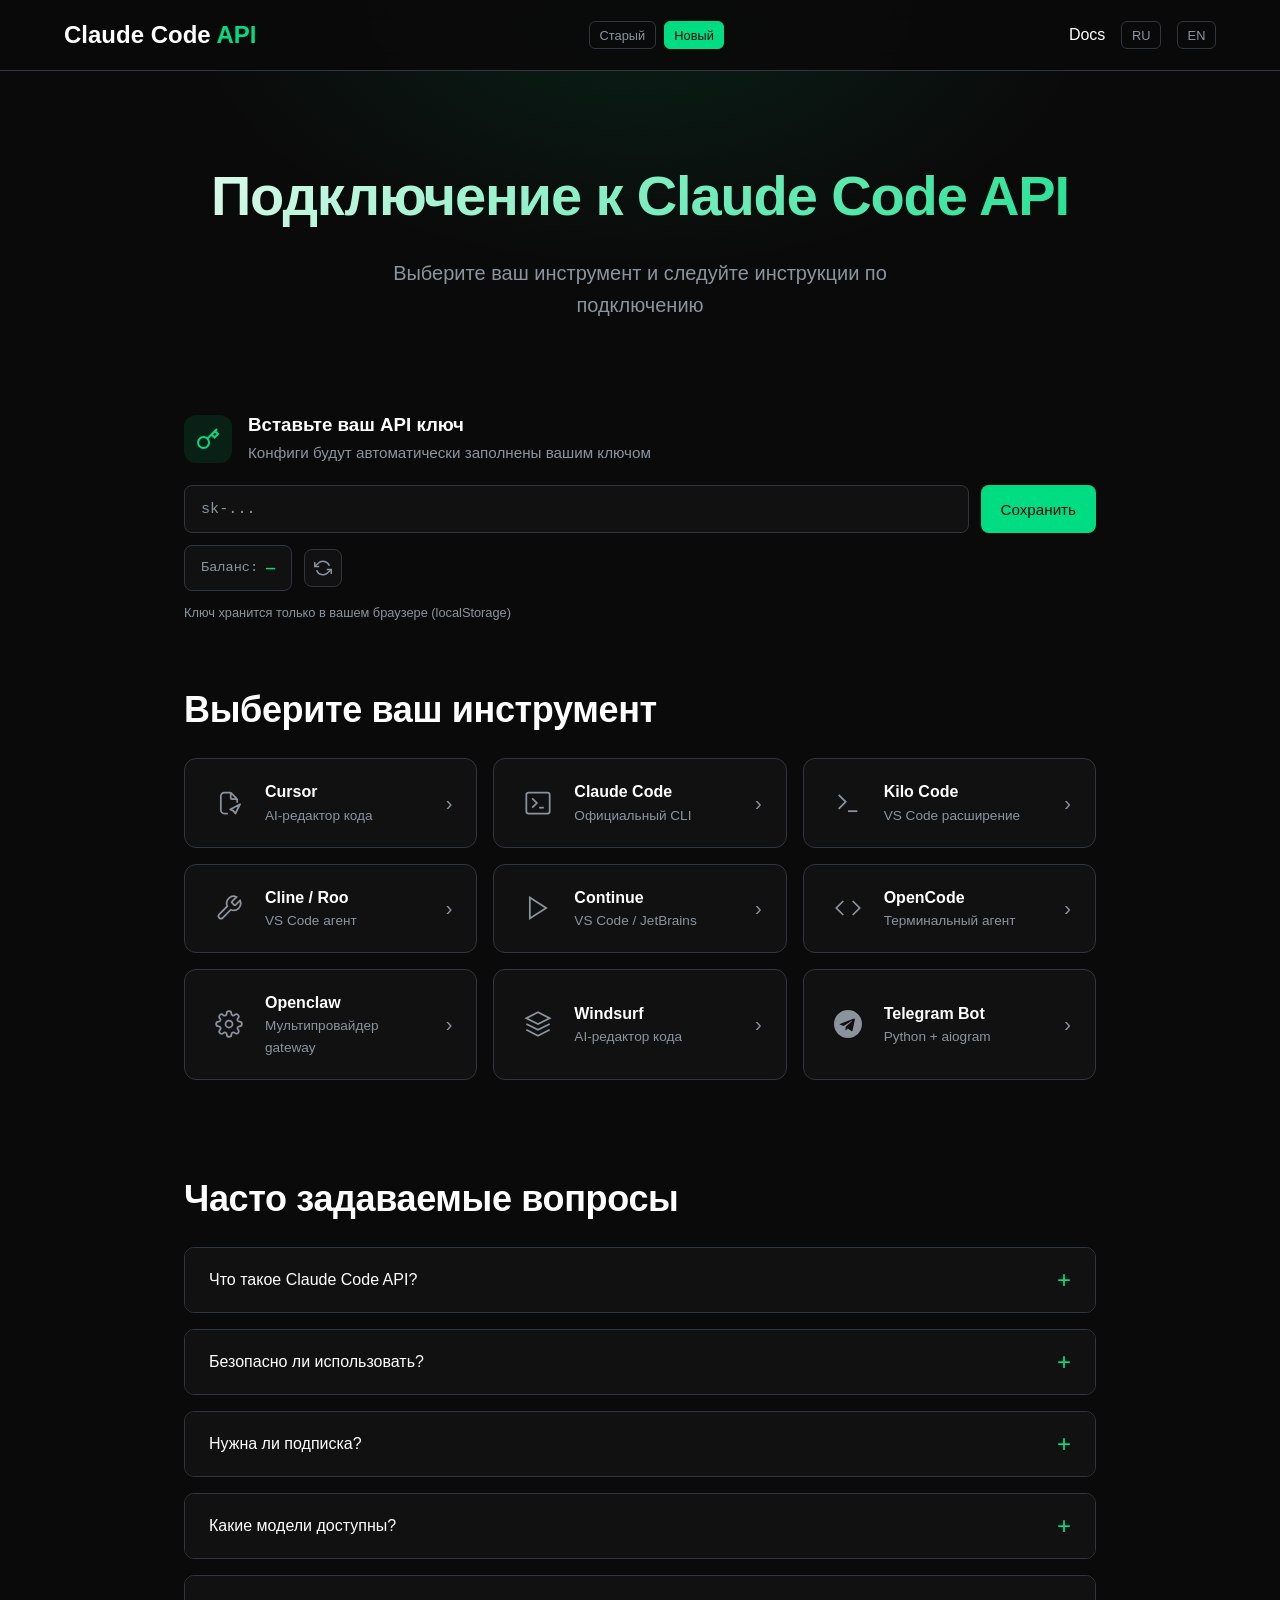
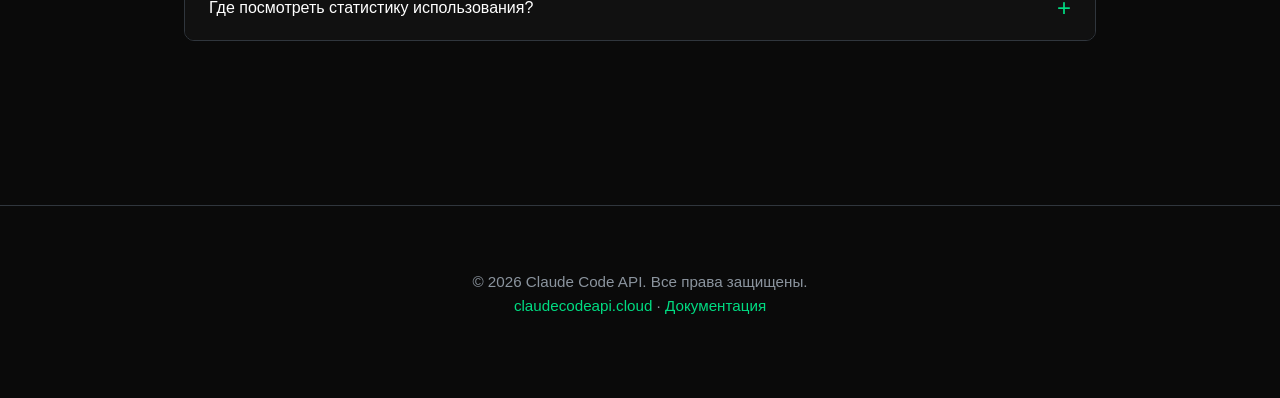
<file: index.html>
<!DOCTYPE html>
<html lang="ru">
<head>
  <meta charset="UTF-8">
  <meta name="viewport" content="width=device-width, initial-scale=1.0">
  <meta name="description" content="Инструкции по подключению к Claude Code API — выберите ваш инструмент">
  <meta name="theme-color" content="#0a0a0a">
  <title>Claude Code API — Подключение инструментов</title>
  <style>
    :root {
      --bg-primary: #0a0a0a;
      --bg-secondary: #111111;
      --bg-tertiary: #1a1a1a;
      --bg-code: #0d1117;
      --text-primary: #ffffff;
      --text-secondary: #e0e0e0;
      --text-muted: #8b949e;
      --accent-primary: #00dc82;
      --accent-hover: #00ff95;
      --accent-glow: rgba(0, 220, 130, 0.3);
      --border-color: #30363d;
      --font-mono: 'SF Mono', 'Fira Code', 'Consolas', monospace;
      --font-sans: -apple-system, BlinkMacSystemFont, 'Segoe UI', sans-serif;
      --transition: all 0.2s ease;
    }

    *, *::before, *::after { box-sizing: border-box; margin: 0; padding: 0; }
    html { scroll-behavior: smooth; }

    body {
      font-family: var(--font-sans);
      background: var(--bg-primary);
      color: var(--text-primary);
      line-height: 1.6;
      min-height: 100vh;
    }

    h1, h2, h3 { font-weight: 600; line-height: 1.3; color: var(--text-primary); }
    h1 { font-size: clamp(2rem, 5vw, 3.5rem); letter-spacing: -0.02em; }
    h2 { font-size: clamp(1.5rem, 3vw, 2.25rem); letter-spacing: -0.01em; }
    p { margin-bottom: 1rem; color: var(--text-secondary); }

    a { color: var(--accent-primary); text-decoration: none; transition: var(--transition); }
    a:hover { color: var(--accent-hover); }

    ::selection { background: var(--accent-primary); color: var(--bg-primary); }

    ::-webkit-scrollbar { width: 8px; height: 8px; }
    ::-webkit-scrollbar-track { background: var(--bg-primary); }
    ::-webkit-scrollbar-thumb { background: var(--border-color); border-radius: 4px; }
    ::-webkit-scrollbar-thumb:hover { background: var(--text-muted); }

    /* Header */
    header {
      position: fixed; top: 0; left: 0; right: 0; z-index: 1000;
      background: rgba(10, 10, 10, 0.95);
      backdrop-filter: blur(10px); -webkit-backdrop-filter: blur(10px);
      border-bottom: 1px solid var(--border-color);
    }

    .header-content {
      max-width: 1200px; margin: 0 auto; padding: 1rem 1.5rem;
      display: flex; justify-content: space-between; align-items: center;
    }

    .logo { font-size: 1.5rem; font-weight: 700; color: var(--text-primary); }
    .logo span { color: var(--accent-primary); }

    .lang-switch { display: flex; gap: 0.5rem; align-items: center; }

    .lang-btn {
      background: transparent; border: 1px solid var(--border-color);
      color: var(--text-muted); padding: 0.35rem 0.6rem;
      font-size: 0.8rem; font-weight: 500; border-radius: 6px;
      cursor: pointer; transition: var(--transition);
    }
    .lang-btn:hover { border-color: var(--accent-primary); color: var(--text-primary); }
    .lang-btn.active { background: var(--accent-primary); border-color: var(--accent-primary); color: var(--bg-primary); }

    /* Hero */
    #hero {
      padding: clamp(100px, 18vh, 160px) 1.5rem 60px;
      text-align: center;
      background: radial-gradient(ellipse at top, rgba(0, 220, 130, 0.1) 0%, transparent 50%);
    }

    #hero h1 {
      margin-bottom: 1.5rem;
      background: linear-gradient(135deg, var(--text-primary) 0%, var(--accent-primary) 100%);
      -webkit-background-clip: text; -webkit-text-fill-color: transparent; background-clip: text;
    }

    #hero .subtitle {
      font-size: clamp(1rem, 2vw, 1.25rem);
      color: var(--text-muted); max-width: 600px; margin: 0 auto;
    }

    /* Main */
    main { max-width: 960px; margin: 0 auto; padding: 0 1.5rem 100px; }

    /* API Key Section */
    .apikey-section { padding: 2rem 0 1rem; }

    .apikey-card {
      display: flex; align-items: center; gap: 1rem; margin-bottom: 1.25rem;
    }

    .apikey-icon {
      width: 48px; height: 48px; flex-shrink: 0;
      background: rgba(0, 220, 130, 0.1); border-radius: 12px;
      display: flex; align-items: center; justify-content: center;
      color: var(--accent-primary);
    }

    .apikey-text h3 { margin-bottom: 0.25rem; }
    .apikey-text p { margin: 0; color: var(--text-muted); font-size: 0.95rem; }

    .apikey-input-wrap {
      display: flex; gap: 0.75rem; margin-bottom: 0.75rem;
    }

    .apikey-input-wrap input {
      flex: 1; padding: 0.875rem 1rem;
      background: var(--bg-secondary); border: 1px solid var(--border-color);
      border-radius: 8px; color: var(--text-primary);
      font-family: var(--font-mono); font-size: 0.95rem;
      outline: none; transition: var(--transition);
    }
    .apikey-input-wrap input:focus { border-color: var(--accent-primary); }
    .apikey-input-wrap input::placeholder { color: var(--text-muted); }

    .apikey-hint { font-size: 0.8rem; color: var(--text-muted); margin: 0; }

    .balance-row {
      display: flex; align-items: center; gap: 0.75rem; margin-bottom: 0.75rem;
    }
    .balance-display {
      display: flex; align-items: center; gap: 0.5rem;
      padding: 0.6rem 1rem;
      background: var(--bg-secondary); border: 1px solid var(--border-color);
      border-radius: 8px; font-family: var(--font-mono); font-size: 0.95rem;
      color: var(--text-primary); white-space: nowrap;
    }
    .balance-display .balance-label { color: var(--text-muted); font-size: 0.85rem; }
    .balance-display .balance-value { color: var(--accent-primary); font-weight: 600; }
    .balance-refresh {
      width: 38px; height: 38px; flex-shrink: 0;
      background: var(--bg-secondary); border: 1px solid var(--border-color);
      border-radius: 8px; color: var(--text-muted); cursor: pointer;
      display: flex; align-items: center; justify-content: center;
      transition: var(--transition);
    }
    .balance-refresh:hover { border-color: var(--accent-primary); color: var(--accent-primary); }
    .balance-refresh.spinning svg { animation: spin 0.8s linear infinite; }
    @keyframes spin { to { transform: rotate(360deg); } }

    .btn {
      display: inline-flex; align-items: center; gap: 0.5rem;
      padding: 0.875rem 1.75rem; font-size: 1rem; font-weight: 500;
      border-radius: 8px; border: none; cursor: pointer; transition: var(--transition);
    }
    .btn-sm { padding: 0.875rem 1.25rem; font-size: 0.95rem; }

    .btn-primary { background: var(--accent-primary); color: var(--bg-primary); }
    .btn-primary:hover {
      background: var(--accent-hover); transform: translateY(-2px);
      box-shadow: 0 4px 20px var(--accent-glow);
    }

    /* Tools Grid */
    .tools-section { padding: 3rem 0; }

    .tools-grid {
      display: grid;
      grid-template-columns: repeat(3, 1fr);
      gap: 1rem;
      margin-top: 1.5rem;
    }

    .tool-card {
      display: flex; align-items: center; gap: 1rem;
      background: var(--bg-secondary); border: 1px solid var(--border-color);
      border-radius: 12px; padding: 1.25rem 1.5rem;
      cursor: pointer; transition: var(--transition);
      text-decoration: none; color: inherit;
    }

    .tool-card:hover {
      border-color: var(--accent-primary);
      transform: translateY(-2px);
      box-shadow: 0 4px 20px rgba(0, 220, 130, 0.1);
      color: inherit;
    }

    .tool-icon {
      width: 40px; height: 40px; flex-shrink: 0;
      display: flex; align-items: center; justify-content: center;
      color: var(--text-muted);
    }

    .tool-icon svg { width: 28px; height: 28px; }

    .tool-info { flex: 1; min-width: 0; }
    .tool-name { font-weight: 600; font-size: 1rem; color: var(--text-primary); }
    .tool-desc { font-size: 0.85rem; color: var(--text-muted); margin: 0; }

    .tool-arrow {
      color: var(--text-muted); font-size: 1.25rem; flex-shrink: 0;
      transition: var(--transition);
    }

    .tool-card:hover .tool-arrow { color: var(--accent-primary); transform: translateX(3px); }

    /* FAQ */
    .faq-section { padding: 3rem 0; }

    .faq-item {
      border: 1px solid var(--border-color); border-radius: 10px;
      margin-bottom: 1rem; overflow: hidden; transition: var(--transition);
    }
    .faq-item:hover { border-color: var(--text-muted); }
    .faq-item.active { border-color: var(--accent-primary); }

    .faq-question {
      width: 100%; padding: 1.25rem 1.5rem;
      background: var(--bg-secondary); border: none;
      color: var(--text-primary); font-size: 1rem; font-weight: 500;
      text-align: left; cursor: pointer;
      display: flex; justify-content: space-between; align-items: center;
      transition: var(--transition);
    }
    .faq-question:hover { background: var(--bg-tertiary); }
    .faq-question::after {
      content: '+'; font-size: 1.5rem; color: var(--accent-primary);
      transition: var(--transition); line-height: 1;
    }
    .faq-item.active .faq-question::after { content: '\2212'; }

    .faq-answer { max-height: 0; overflow: hidden; transition: max-height 0.3s ease; }
    .faq-item.active .faq-answer { max-height: 500px; }

    .faq-answer-content {
      padding: 1.25rem 1.5rem; color: var(--text-secondary);
      background: var(--bg-secondary); border-top: 1px solid var(--border-color);
    }
    .faq-answer-content p:last-child { margin-bottom: 0; }

    /* CTA */
    #cta {
      text-align: center; padding: 5rem 2rem;
      background: linear-gradient(135deg, var(--bg-secondary) 0%, rgba(0, 220, 130, 0.05) 100%);
      border: 1px solid var(--border-color); border-radius: 16px; margin-top: 4rem;
    }
    #cta h2 { margin-bottom: 1rem; }
    #cta p { max-width: 500px; margin: 0 auto 2rem; }

    /* Footer */
    footer {
      border-top: 1px solid var(--border-color);
      padding: 4rem 1.5rem; text-align: center;
      color: var(--text-muted); font-size: 0.95rem;
    }
    footer a { color: var(--accent-primary); }
    footer p { color: var(--text-muted); }

    /* Floating Help */
    .floating-help-btn {
      position: fixed; bottom: 30px; right: 30px;
      height: 50px; background: var(--accent-primary); color: var(--bg-primary);
      border-radius: 25px; display: flex; align-items: center; justify-content: center;
      gap: 8px; padding: 0 20px;
      box-shadow: 0 4px 20px rgba(0, 220, 130, 0.4);
      transition: var(--transition); z-index: 999;
      border: none; cursor: pointer; font-weight: 600; font-size: 0.95rem;
    }
    .floating-help-btn:hover {
      transform: translateY(-2px);
      box-shadow: 0 6px 30px rgba(0, 220, 130, 0.6); color: var(--bg-primary);
    }
    .floating-help-btn svg { width: 22px; height: 22px; stroke-width: 2.5; }

    /* Modal */
    .modal-overlay {
      position: fixed; top: 0; left: 0; right: 0; bottom: 0;
      background: rgba(0, 0, 0, 0.7);
      display: none; align-items: center; justify-content: center;
      z-index: 1000; padding: 1.5rem; opacity: 0; transition: opacity 0.3s ease;
    }
    .modal-overlay.active { display: flex; opacity: 1; }

    .modal-content {
      background: var(--bg-secondary); border: 1px solid var(--border-color);
      border-radius: 16px; padding: 2rem; max-width: 400px; width: 100%;
      text-align: center; position: relative;
      transform: translateY(20px); transition: transform 0.3s ease;
    }
    .modal-overlay.active .modal-content { transform: translateY(0); }

    .modal-close {
      position: absolute; top: 12px; right: 12px;
      background: none; border: none; color: var(--text-muted);
      font-size: 1.5rem; cursor: pointer; width: 32px; height: 32px;
      display: flex; align-items: center; justify-content: center;
      border-radius: 50%; transition: var(--transition);
    }
    .modal-close:hover { background: var(--bg-tertiary); color: var(--text-primary); }

    .modal-icon {
      width: 80px; height: 80px; margin: 0 auto 1.5rem;
      background: rgba(0, 220, 130, 0.1); border-radius: 50%;
      display: flex; align-items: center; justify-content: center;
      color: var(--accent-primary);
    }
    .modal-content h3 { font-size: 1.25rem; margin-bottom: 0.75rem; }
    .modal-content p { color: var(--text-secondary); margin-bottom: 1.5rem; font-size: 0.95rem; }
    .modal-btn { display: inline-flex; align-items: center; justify-content: center; width: 100%; }

    /* Scroll animations */
    .fade-in {
      opacity: 0; transform: translateY(30px);
      transition: opacity 0.6s ease, transform 0.6s ease;
    }
    .fade-in.visible { opacity: 1; transform: translateY(0); }

    /* Responsive */
    @media (max-width: 768px) {
      .tools-grid { grid-template-columns: 1fr; }
      .floating-help-btn { bottom: 20px; right: 20px; padding: 0 16px; height: 45px; }
      .modal-content { padding: 1.5rem; }
    }

    @media (min-width: 769px) and (max-width: 1024px) {
      .tools-grid { grid-template-columns: repeat(2, 1fr); }
    }
  </style>
</head>
<body>
  <!-- Header -->
  <header>
    <div class="header-content">
      <a href="/" class="logo">Claude Code <span>API</span></a>
      <div class="lang-switch" style="display: flex; gap: 1rem; align-items: center;">
        <a href="docs.html" style="color: var(--accent); font-weight: 500;">Docs</a>
        <button class="lang-btn" data-lang="ru">RU</button>
        <button class="lang-btn" data-lang="en">EN</button>
      </div>
    </div>
  </header>

  <!-- Hero -->
  <section id="hero">
    <h1 data-i18n="hero-title">Подключение к Claude Code API</h1>
    <p class="subtitle" data-i18n="hero-subtitle">Выберите ваш инструмент и следуйте инструкции по подключению</p>
  </section>

  <!-- Main -->
  <main>
    <!-- API Key Input -->
    <section class="apikey-section fade-in">
      <div class="apikey-card">
        <div class="apikey-icon">
          <svg width="24" height="24" viewBox="0 0 24 24" fill="none" stroke="currentColor" stroke-width="2"><path d="M21 2l-2 2m-7.61 7.61a5.5 5.5 0 1 1-7.778 7.778 5.5 5.5 0 0 1 7.777-7.777zm0 0L15.5 7.5m0 0l3 3L22 7l-3-3m-3.5 3.5L19 4"/></svg>
        </div>
        <div class="apikey-text">
          <h3 data-i18n="apikey-title">Вставьте ваш API ключ</h3>
          <p data-i18n="apikey-desc">Конфиги будут автоматически заполнены вашим ключом</p>
        </div>
      </div>
      <div class="apikey-input-wrap">
        <input type="text" id="apikey-input" placeholder="sk-..." autocomplete="off" spellcheck="false">
        <button id="apikey-save" class="btn btn-primary btn-sm" data-i18n="apikey-save">Сохранить</button>
      </div>
      <div class="balance-row">
        <div class="balance-display">
          <span class="balance-label" data-i18n="balance-label">Баланс:</span>
          <span class="balance-value" id="balance-value">—</span>
        </div>
        <button class="balance-refresh" id="balance-refresh" title="Обновить баланс">
          <svg width="18" height="18" viewBox="0 0 24 24" fill="none" stroke="currentColor" stroke-width="2"><path d="M1 4v6h6"/><path d="M23 20v-6h-6"/><path d="M20.49 9A9 9 0 005.64 5.64L1 10m22 4l-4.64 4.36A9 9 0 013.51 15"/></svg>
        </button>
      </div>
      <p class="apikey-hint" data-i18n="apikey-hint">Ключ хранится только в вашем браузере (localStorage)</p>
    </section>

    <!-- Choose Tool -->
    <section class="tools-section fade-in">
      <h2 data-i18n="step-tool">Выберите ваш инструмент</h2>

      <div class="tools-grid">
        <!-- Cursor -->
        <a href="cursor.html" class="tool-card">
          <div class="tool-icon">
            <svg viewBox="0 0 24 24" fill="none" stroke="currentColor" stroke-width="1.5"><path d="M13.5 3H12H8C6.34315 3 5 4.34315 5 6V18C5 19.6569 6.34315 21 8 21H11M13.5 3L19 8.625M13.5 3V7.625C13.5 8.17728 13.9477 8.625 14.5 8.625H19M19 8.625V11.8125"/><path d="M17.5 21L21.5 13L13 17.5L15.5 18.5L17.5 21Z" stroke-linejoin="round"/></svg>
          </div>
          <div class="tool-info">
            <div class="tool-name">Cursor</div>
            <p class="tool-desc" data-i18n="tool-cursor-desc">AI-редактор кода</p>
          </div>
          <span class="tool-arrow">›</span>
        </a>

        <!-- Claude Code -->
        <a href="claude-code.html" class="tool-card">
          <div class="tool-icon">
            <svg viewBox="0 0 24 24" fill="none" stroke="currentColor" stroke-width="1.5"><rect x="2" y="3" width="20" height="18" rx="2"/><path d="M7 8l4 4-4 4"/><path d="M13 16h4"/></svg>
          </div>
          <div class="tool-info">
            <div class="tool-name">Claude Code</div>
            <p class="tool-desc" data-i18n="tool-cc-desc">Официальный CLI</p>
          </div>
          <span class="tool-arrow">›</span>
        </a>

        <!-- Kilo Code -->
        <a href="kilo-code.html" class="tool-card">
          <div class="tool-icon">
            <svg viewBox="0 0 24 24" fill="none" stroke="currentColor" stroke-width="1.5"><path d="M4 17l6-6-6-6"/><path d="M12 19h8"/></svg>
          </div>
          <div class="tool-info">
            <div class="tool-name">Kilo Code</div>
            <p class="tool-desc" data-i18n="tool-kilo-desc">VS Code расширение</p>
          </div>
          <span class="tool-arrow">›</span>
        </a>

        <!-- Cline / Roo -->
        <a href="cline-roo.html" class="tool-card">
          <div class="tool-icon">
            <svg viewBox="0 0 24 24" fill="none" stroke="currentColor" stroke-width="1.5"><path d="M14.7 6.3a1 1 0 000 1.4l1.6 1.6a1 1 0 001.4 0l3.77-3.77a6 6 0 01-7.94 7.94l-6.91 6.91a2.12 2.12 0 01-3-3l6.91-6.91a6 6 0 017.94-7.94l-3.76 3.76z"/></svg>
          </div>
          <div class="tool-info">
            <div class="tool-name">Cline / Roo</div>
            <p class="tool-desc" data-i18n="tool-cline-desc">VS Code агент</p>
          </div>
          <span class="tool-arrow">›</span>
        </a>

        <!-- Continue -->
        <a href="continue.html" class="tool-card">
          <div class="tool-icon">
            <svg viewBox="0 0 24 24" fill="none" stroke="currentColor" stroke-width="1.5"><polygon points="5 3 19 12 5 21 5 3"/></svg>
          </div>
          <div class="tool-info">
            <div class="tool-name">Continue</div>
            <p class="tool-desc" data-i18n="tool-continue-desc">VS Code / JetBrains</p>
          </div>
          <span class="tool-arrow">›</span>
        </a>

        <!-- OpenCode -->
        <a href="opencode.html" class="tool-card">
          <div class="tool-icon">
            <svg viewBox="0 0 24 24" fill="none" stroke="currentColor" stroke-width="1.5"><polyline points="16 18 22 12 16 6"/><polyline points="8 6 2 12 8 18"/></svg>
          </div>
          <div class="tool-info">
            <div class="tool-name">OpenCode</div>
            <p class="tool-desc" data-i18n="tool-opencode-desc">Терминальный агент</p>
          </div>
          <span class="tool-arrow">›</span>
        </a>

        <!-- Openclaw -->
        <a href="openclaw.html" class="tool-card">
          <div class="tool-icon">
            <svg viewBox="0 0 24 24" fill="none" stroke="currentColor" stroke-width="1.5"><circle cx="12" cy="12" r="3"/><path d="M19.4 15a1.65 1.65 0 00.33 1.82l.06.06a2 2 0 010 2.83 2 2 0 01-2.83 0l-.06-.06a1.65 1.65 0 00-1.82-.33 1.65 1.65 0 00-1 1.51V21a2 2 0 01-4 0v-.09A1.65 1.65 0 009 19.4a1.65 1.65 0 00-1.82.33l-.06.06a2 2 0 01-2.83-2.83l.06-.06A1.65 1.65 0 004.68 15a1.65 1.65 0 00-1.51-1H3a2 2 0 010-4h.09A1.65 1.65 0 004.6 9a1.65 1.65 0 00-.33-1.82l-.06-.06a2 2 0 012.83-2.83l.06.06A1.65 1.65 0 009 4.68a1.65 1.65 0 001-1.51V3a2 2 0 014 0v.09a1.65 1.65 0 001 1.51 1.65 1.65 0 001.82-.33l.06-.06a2 2 0 012.83 2.83l-.06.06A1.65 1.65 0 0019.4 9a1.65 1.65 0 001.51 1H21a2 2 0 010 4h-.09a1.65 1.65 0 00-1.51 1z"/></svg>
          </div>
          <div class="tool-info">
            <div class="tool-name">Openclaw</div>
            <p class="tool-desc" data-i18n="tool-openclaw-desc">Мультипровайдер gateway</p>
          </div>
          <span class="tool-arrow">›</span>
        </a>

        <!-- Windsurf -->
        <a href="windsurf.html" class="tool-card">
          <div class="tool-icon">
            <svg viewBox="0 0 24 24" fill="none" stroke="currentColor" stroke-width="1.5" style="width:28px;height:28px"><path d="M12 2L2 7l10 5 10-5-10-5z"/><path d="M2 17l10 5 10-5"/><path d="M2 12l10 5 10-5"/></svg>
          </div>
          <div class="tool-info">
            <div class="tool-name">Windsurf</div>
            <p class="tool-desc" data-i18n="tool-windsurf-desc">AI-редактор кода</p>
          </div>
          <span class="tool-arrow">›</span>
        </a>

        <!-- Telegram Bot -->
        <a href="telegram-bot.html" class="tool-card">
          <div class="tool-icon">
            <svg viewBox="0 0 24 24" fill="currentColor" stroke="none" style="width:28px;height:28px"><path d="M12 0C5.37 0 0 5.37 0 12s5.37 12 12 12 12-5.37 12-12S18.63 0 12 0zm5.894 8.221l-1.97 9.28c-.145.658-.537.818-1.084.508l-3-2.21-1.446 1.394c-.16.16-.295.295-.605.295l.213-3.054 5.56-5.022c.242-.213-.054-.334-.373-.121l-6.869 4.326-2.96-.924c-.64-.203-.658-.64.135-.954l11.566-4.458c.538-.196 1.006.128.832.941z"/></svg>
          </div>
          <div class="tool-info">
            <div class="tool-name">Telegram Bot</div>
            <p class="tool-desc" data-i18n="tool-tgbot-desc">Python + aiogram</p>
          </div>
          <span class="tool-arrow">›</span>
        </a>
      </div>
    </section>

    <!-- FAQ -->
    <section class="faq-section fade-in">
      <h2 data-i18n="section-faq">Часто задаваемые вопросы</h2>

      <div style="margin-top: 1.5rem;">
        <div class="faq-item">
          <button class="faq-question" data-i18n="faq-q1">Что такое Claude Code API?</button>
          <div class="faq-answer"><div class="faq-answer-content"><p data-i18n="faq-a1">Claude Code API — это кастомный API-прокси, который предоставляет доступ к моделям Anthropic по более доступным ценам. Сервис выступает промежуточным звеном между клиентом и официальным API Anthropic.</p></div></div>
        </div>

        <div class="faq-item">
          <button class="faq-question" data-i18n="faq-q2">Безопасно ли использовать?</button>
          <div class="faq-answer"><div class="faq-answer-content"><p data-i18n="faq-a2">Да, Claude Code API использует официальное API Anthropic. Ваши данные не сохраняются и не передаются третьим лицам.</p></div></div>
        </div>

        <div class="faq-item">
          <button class="faq-question" data-i18n="faq-q3">Нужна ли подписка?</button>
          <div class="faq-answer"><div class="faq-answer-content"><p data-i18n="faq-a3">Нет. Вы платите только за фактически использованные токены. Никакой ежемесячной подписки.</p></div></div>
        </div>

        <div class="faq-item">
          <button class="faq-question" data-i18n="faq-q4">Какие модели доступны?</button>
          <div class="faq-answer"><div class="faq-answer-content"><p data-i18n="faq-a4">Все актуальные модели Anthropic: Claude Opus 4.7, Opus 4.6, Opus 4.5, Sonnet 4.6, Sonnet 4.5, Haiku 4.5 и другие.</p></div></div>
        </div>

        <div class="faq-item">
          <button class="faq-question" data-i18n="faq-q6">Где посмотреть статистику использования?</button>
          <div class="faq-answer"><div class="faq-answer-content"><p data-i18n="faq-a6">Для просмотра актуального баланса ключа воспользуйтесь телеграм ботом <a href="https://t.me/Claudecodebalancebot" target="_blank">@Claudecodebalancebot</a></p></div></div>
        </div>
      </div>
    </section>

  </main>

  <!-- Footer -->
  <footer>
    <p>&copy; 2026 Claude Code API. <span data-i18n="footer-copy">Все права защищены</span>.<br>
      <a href="https://claudecodeapi.cloud" target="_blank">claudecodeapi.cloud</a> ·
      <a href="docs.html">Документация</a>
    </p>
  </footer>

  <script src="provider.js"></script>
  <script>
    document.addEventListener('DOMContentLoaded', function() {
      // API Key
      const apikeyInput = document.getElementById('apikey-input');
      const apikeySave = document.getElementById('apikey-save');
      const saved = localStorage.getItem('cca_api_key');
      if (saved) apikeyInput.value = saved;

      apikeySave.addEventListener('click', () => {
        const key = apikeyInput.value.trim();
        if (key) {
          localStorage.setItem('cca_api_key', key);
          apikeySave.textContent = '✓';
          setTimeout(() => { apikeySave.textContent = currentLang === 'en' ? 'Save' : 'Сохранить'; }, 1500);
          fetchBalance();
        }
      });

      apikeyInput.addEventListener('keydown', (e) => {
        if (e.key === 'Enter') apikeySave.click();
      });

      // Balance
      const balanceValue = document.getElementById('balance-value');
      const balanceRefresh = document.getElementById('balance-refresh');

      async function fetchBalance() {
        const key = localStorage.getItem('cca_api_key');
        if (!key) { balanceValue.textContent = '—'; return; }
        balanceRefresh.classList.add('spinning');
        try {
          const provider = (window.CCAProvider && window.CCAProvider.get && window.CCAProvider.get()) || 'new';
          const base = provider === 'new'
            ? 'https://twilight-pine-9566.aryt1960.workers.dev'
            : ((window.CCAProvider && window.CCAProvider.base()) || 'https://api.claudecodeapi.cloud');
          const url = provider === 'new' ? base + '/v1/key/info' : base + '/v1/balance';
          const resp = await fetch(url, { headers: { 'x-api-key': key } });
          if (!resp.ok) throw new Error();
          const data = await resp.json();
          const bal = data.balance_usd ?? data.balance;
          balanceValue.textContent = '$' + parseFloat(bal).toFixed(2);
        } catch {
          balanceValue.textContent = 'ошибка';
        }
        balanceRefresh.classList.remove('spinning');
      }

      balanceRefresh.addEventListener('click', fetchBalance);
      if (saved) fetchBalance();
      if (window.CCAProvider) window.CCAProvider.onChange(function(){ if (localStorage.getItem('cca_api_key')) fetchBalance(); });

      // FAQ accordion
      document.querySelectorAll('.faq-question').forEach(q => {
        q.addEventListener('click', () => {
          const item = q.parentElement;
          const wasActive = item.classList.contains('active');
          document.querySelectorAll('.faq-item').forEach(i => i.classList.remove('active'));
          if (!wasActive) item.classList.add('active');
        });
      });

      // Scroll animations
      const observer = new IntersectionObserver((entries) => {
        entries.forEach(entry => { if (entry.isIntersecting) entry.target.classList.add('visible'); });
      }, { threshold: 0.1, rootMargin: '0px 0px -50px 0px' });
      document.querySelectorAll('.fade-in').forEach(el => observer.observe(el));

      // Header shadow
      let ticking = false;
      const header = document.querySelector('header');
      window.addEventListener('scroll', () => {
        if (!ticking) {
          requestAnimationFrame(() => {
            header.style.boxShadow = window.scrollY > 50 ? '0 4px 20px rgba(0,0,0,0.5)' : 'none';
            ticking = false;
          });
          ticking = true;
        }
      }, { passive: true });

      // Language switcher
      const translations = {
        en: {
          'hero-title': 'Connect to Claude Code API',
          'hero-subtitle': 'Choose your tool and follow the setup guide',
          'apikey-title': 'Paste your API key',
          'apikey-desc': 'Configs will be automatically filled with your key',
          'apikey-save': 'Save',
          'apikey-hint': 'Key is stored only in your browser (localStorage)',
          'balance-label': 'Balance:',
          'step-tool': 'Choose your tool',
          'tool-cursor-desc': 'AI code editor',
          'tool-cc-desc': 'Official CLI',
          'tool-kilo-desc': 'VS Code extension',
          'tool-cline-desc': 'VS Code agent',
          'tool-continue-desc': 'VS Code / JetBrains',
          'tool-opencode-desc': 'Terminal agent',
          'tool-openclaw-desc': 'Multi-provider gateway',
          'tool-tgbot-desc': 'Python + aiogram',
          'section-faq': 'FAQ',
          'faq-q1': 'What is Claude Code API?',
          'faq-a1': 'Claude Code API is a custom API proxy that provides access to Anthropic models at more affordable prices.',
          'faq-q2': 'Is it safe?',
          'faq-a2': 'Yes, it uses the official Anthropic API. Your data is not stored or shared with third parties.',
          'faq-q3': 'Is subscription required?',
          'faq-a3': 'No. You only pay for tokens actually used. No monthly subscription.',
          'faq-q4': 'Which models are available?',
          'faq-a4': 'All current Anthropic models: Claude Opus 4.7, Opus 4.6, Opus 4.5, Sonnet 4.6, Sonnet 4.5, Haiku 4.5 and more.',
          'faq-q5': 'How to get an API key?',
          'faq-a5': 'To purchase, message us on Telegram: t.me/claudxeseller',
          'faq-q6': 'Where to see usage statistics?',
          'faq-a6': 'To check your current key balance, use the Telegram bot @Claudecodebalancebot',
          'cta-title': 'Ready to start?',
          'cta-desc': 'Message us on Telegram to purchase',
          'btn-register-free': 'Message on Telegram',
          'help-label': 'Help',
          'help-title': 'Need help?',
          'help-desc': 'Having trouble connecting? Write to us — we will help!',
          'btn-telegram': 'Message on Telegram',
          'footer-copy': 'All rights reserved'
        }
      };

      let currentLang = 'ru';
      const ruTexts = {};
      document.querySelectorAll('[data-i18n]').forEach(el => {
        ruTexts[el.getAttribute('data-i18n')] = el.innerHTML;
      });

      document.querySelectorAll('.lang-btn').forEach(btn => {
        btn.addEventListener('click', function() {
          const lang = this.dataset.lang;
          if (lang === currentLang) return;
          currentLang = lang;
          document.querySelectorAll('.lang-btn').forEach(b => b.classList.remove('active'));
          this.classList.add('active');
          document.documentElement.lang = lang;

          const t = lang === 'en' ? translations.en : ruTexts;
          document.querySelectorAll('[data-i18n]').forEach(el => {
            const key = el.getAttribute('data-i18n');
            if (t[key]) el.innerHTML = t[key];
          });
        });
      });
    });
  </script>
</body>
</html>
</file>
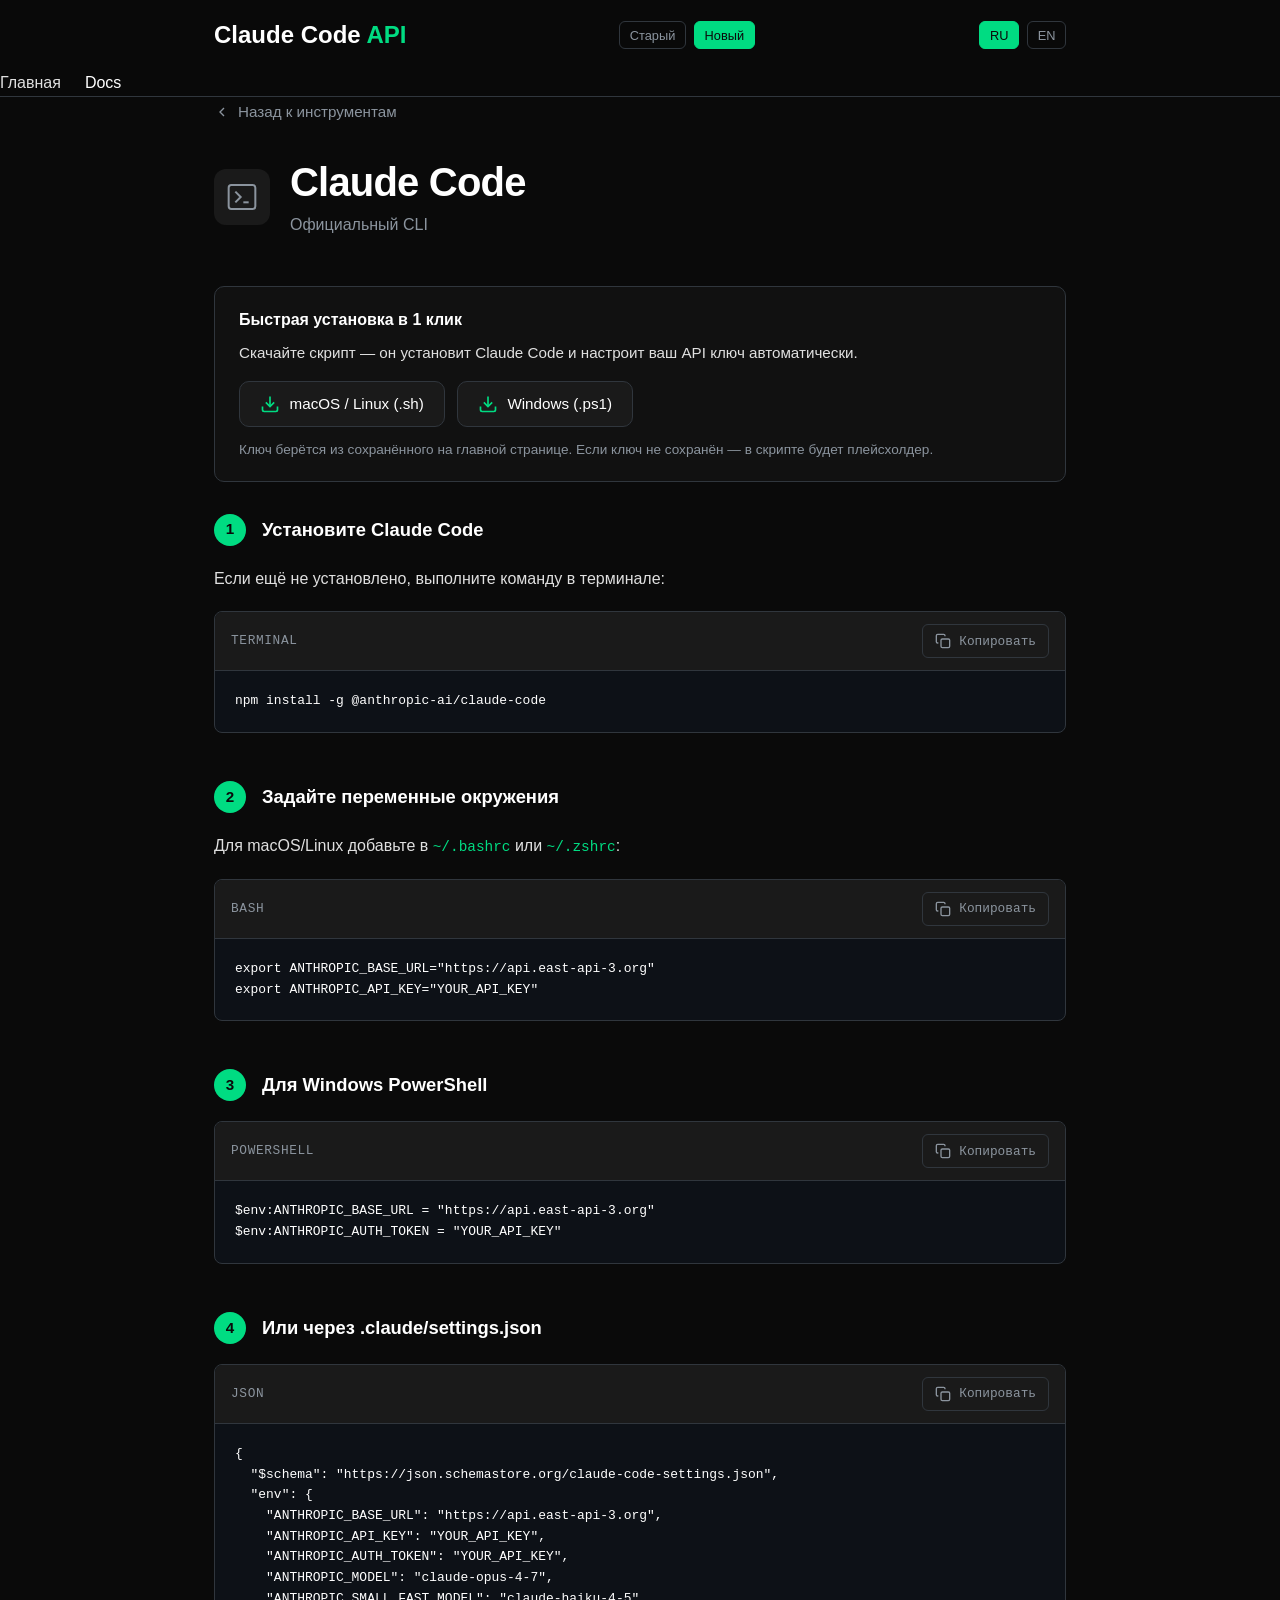
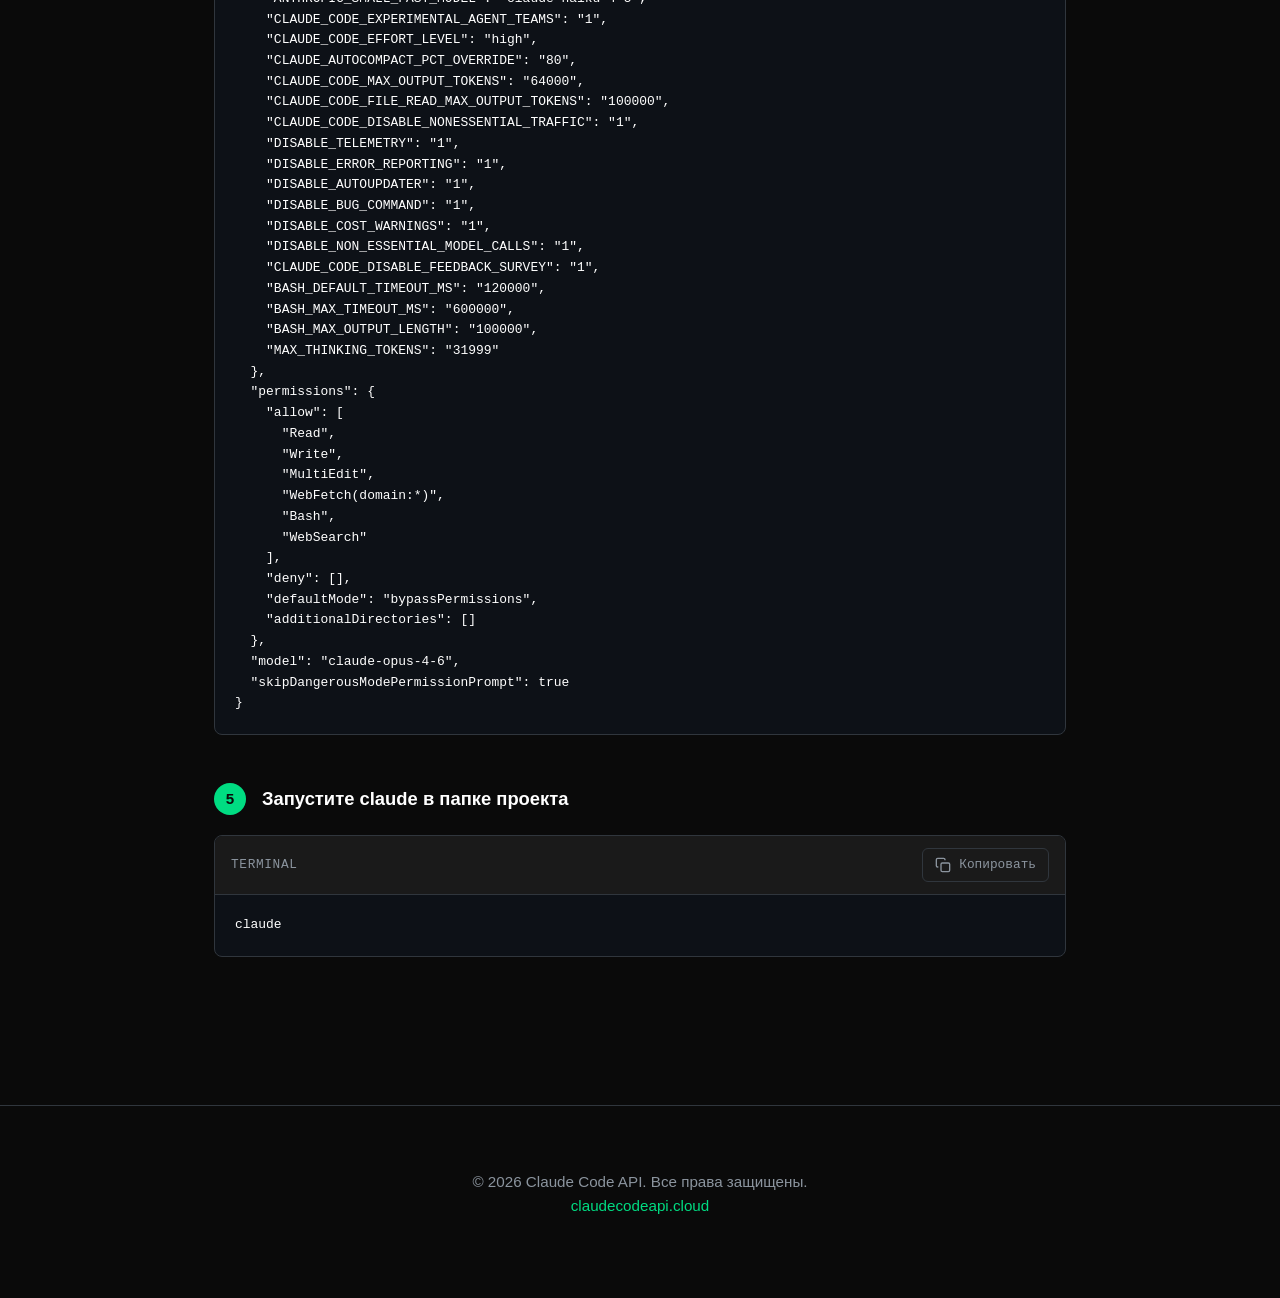
<file: claude-code.html>
<!DOCTYPE html>
<html lang="ru">
<head>
  <meta charset="UTF-8">
  <meta name="viewport" content="width=device-width, initial-scale=1.0">
  <meta name="description" content="Подключение Claude Code к Claude Code API">
  <meta name="theme-color" content="#0a0a0a">
  <title>Claude Code — Claude Code API</title>
  <link rel="stylesheet" href="tool.css">
</head>
<body>
  <header>
    <div class="header-content">
      <a href="/" class="logo">Claude Code <span>API</span></a>
      <div class="lang-switch">
        <button class="lang-btn active" data-lang="ru">RU</button>
        <button class="lang-btn" data-lang="en">EN</button>
      </div>
    </div>
    <nav style="display:flex;gap:1.5rem;"><a href="index.html" style="color:var(--text-secondary);">Главная</a><a href="docs.html" style="color:var(--accent);">Docs</a></nav>
</header>

  <main>
    <a href="/" class="back-link">
      <svg width="16" height="16" viewBox="0 0 24 24" fill="none" stroke="currentColor" stroke-width="2"><polyline points="15 18 9 12 15 6"/></svg>
      <span data-i18n="back">Назад к инструментам</span>
    </a>

    <div class="tool-header">
      <div class="tool-icon">
        <svg viewBox="0 0 24 24" fill="none" stroke="currentColor" stroke-width="1.5"><rect x="2" y="3" width="20" height="18" rx="2"/><path d="M7 8l4 4-4 4"/><path d="M13 16h4"/></svg>
      </div>
      <div>
        <h1>Claude Code</h1>
        <p class="tool-subtitle" data-i18n="subtitle">Официальный CLI</p>
      </div>
    </div>

    <!-- Quick Install -->
    <div class="info-card">
      <div class="info-title">Быстрая установка в 1 клик</div>
      <p>Скачайте скрипт — он установит Claude Code и настроит ваш API ключ автоматически.</p>
      <div style="display:flex;gap:12px;flex-wrap:wrap;margin-top:1rem">
        <button id="dl-sh" class="dl-btn">
          <svg width="20" height="20" viewBox="0 0 24 24" fill="none" stroke="currentColor" stroke-width="2"><path d="M21 15v4a2 2 0 01-2 2H5a2 2 0 01-2-2v-4"/><polyline points="7 10 12 15 17 10"/><line x1="12" y1="15" x2="12" y2="3"/></svg>
          macOS / Linux (.sh)
        </button>
        <button id="dl-ps" class="dl-btn">
          <svg width="20" height="20" viewBox="0 0 24 24" fill="none" stroke="currentColor" stroke-width="2"><path d="M21 15v4a2 2 0 01-2 2H5a2 2 0 01-2-2v-4"/><polyline points="7 10 12 15 17 10"/><line x1="12" y1="15" x2="12" y2="3"/></svg>
          Windows (.ps1)
        </button>
      </div>
      <p style="margin-top:0.75rem;font-size:0.85rem;color:var(--text-muted);margin-bottom:0">Ключ берётся из сохранённого на главной странице. Если ключ не сохранён — в скрипте будет плейсхолдер.</p>
    </div>

    <!-- Step 1 -->
    <div class="step">
      <div class="step-title">
        <span class="step-number">1</span>
        <h3 data-i18n="s1-title">Установите Claude Code</h3>
      </div>
      <p data-i18n="s1-desc">Если ещё не установлено, выполните команду в терминале:</p>
      <div class="code-block">
        <div class="code-header">
          <span>Terminal</span>
          <button class="copy-btn">
            <svg width="16" height="16" viewBox="0 0 24 24" fill="none" stroke="currentColor" stroke-width="2"><rect x="9" y="9" width="13" height="13" rx="2" ry="2"></rect><path d="M5 15H4a2 2 0 0 1-2-2V4a2 2 0 0 1 2-2h9a2 2 0 0 1 2 2v1"></path></svg>
            Копировать
          </button>
        </div>
        <pre><code>npm install -g @anthropic-ai/claude-code</code></pre>
      </div>
    </div>

    <!-- Step 2 -->
    <div class="step">
      <div class="step-title">
        <span class="step-number">2</span>
        <h3 data-i18n="s2-title">Задайте переменные окружения</h3>
      </div>
      <p data-i18n="s2-desc">Для macOS/Linux добавьте в <code>~/.bashrc</code> или <code>~/.zshrc</code>:</p>
      <div class="code-block">
        <div class="code-header">
          <span>Bash</span>
          <button class="copy-btn">
            <svg width="16" height="16" viewBox="0 0 24 24" fill="none" stroke="currentColor" stroke-width="2"><rect x="9" y="9" width="13" height="13" rx="2" ry="2"></rect><path d="M5 15H4a2 2 0 0 1-2-2V4a2 2 0 0 1 2-2h9a2 2 0 0 1 2 2v1"></path></svg>
            Копировать
          </button>
        </div>
        <pre><code>export ANTHROPIC_BASE_URL="https://api.claudecodeapi.cloud"
export ANTHROPIC_API_KEY="YOUR_API_KEY"</code></pre>
      </div>
    </div>

    <!-- Step 3 -->
    <div class="step">
      <div class="step-title">
        <span class="step-number">3</span>
        <h3 data-i18n="s3-title">Для Windows PowerShell</h3>
      </div>
      <div class="code-block">
        <div class="code-header">
          <span>PowerShell</span>
          <button class="copy-btn">
            <svg width="16" height="16" viewBox="0 0 24 24" fill="none" stroke="currentColor" stroke-width="2"><rect x="9" y="9" width="13" height="13" rx="2" ry="2"></rect><path d="M5 15H4a2 2 0 0 1-2-2V4a2 2 0 0 1 2-2h9a2 2 0 0 1 2 2v1"></path></svg>
            Копировать
          </button>
        </div>
        <pre><code>$env:ANTHROPIC_BASE_URL = "https://api.claudecodeapi.cloud"
$env:ANTHROPIC_AUTH_TOKEN = "YOUR_API_KEY"</code></pre>
      </div>
    </div>

    <!-- Step 4 -->
    <div class="step">
      <div class="step-title">
        <span class="step-number">4</span>
        <h3 data-i18n="s4-title">Или через .claude/settings.json</h3>
      </div>
      <div class="code-block">
        <div class="code-header">
          <span>JSON</span>
          <button class="copy-btn">
            <svg width="16" height="16" viewBox="0 0 24 24" fill="none" stroke="currentColor" stroke-width="2"><rect x="9" y="9" width="13" height="13" rx="2" ry="2"></rect><path d="M5 15H4a2 2 0 0 1-2-2V4a2 2 0 0 1 2-2h9a2 2 0 0 1 2 2v1"></path></svg>
            Копировать
          </button>
        </div>
        <pre><code>{
  "$schema": "https://json.schemastore.org/claude-code-settings.json",
  "env": {
    "ANTHROPIC_BASE_URL": "https://api.claudecodeapi.cloud",
    "ANTHROPIC_API_KEY": "YOUR_API_KEY",
    "ANTHROPIC_AUTH_TOKEN": "YOUR_API_KEY",
    "ANTHROPIC_MODEL": "claude-opus-4-7",
    "ANTHROPIC_SMALL_FAST_MODEL": "claude-haiku-4-5",
    "CLAUDE_CODE_EXPERIMENTAL_AGENT_TEAMS": "1",
    "CLAUDE_CODE_EFFORT_LEVEL": "high",
    "CLAUDE_AUTOCOMPACT_PCT_OVERRIDE": "80",
    "CLAUDE_CODE_MAX_OUTPUT_TOKENS": "64000",
    "CLAUDE_CODE_FILE_READ_MAX_OUTPUT_TOKENS": "100000",
    "CLAUDE_CODE_DISABLE_NONESSENTIAL_TRAFFIC": "1",
    "DISABLE_TELEMETRY": "1",
    "DISABLE_ERROR_REPORTING": "1",
    "DISABLE_AUTOUPDATER": "1",
    "DISABLE_BUG_COMMAND": "1",
    "DISABLE_COST_WARNINGS": "1",
    "DISABLE_NON_ESSENTIAL_MODEL_CALLS": "1",
    "CLAUDE_CODE_DISABLE_FEEDBACK_SURVEY": "1",
    "BASH_DEFAULT_TIMEOUT_MS": "120000",
    "BASH_MAX_TIMEOUT_MS": "600000",
    "BASH_MAX_OUTPUT_LENGTH": "100000",
    "MAX_THINKING_TOKENS": "31999"
  },
  "permissions": {
    "allow": [
      "Read",
      "Write",
      "MultiEdit",
      "WebFetch(domain:*)",
      "Bash",
      "WebSearch"
    ],
    "deny": [],
    "defaultMode": "bypassPermissions",
    "additionalDirectories": []
  },
  "model": "claude-opus-4-6",
  "skipDangerousModePermissionPrompt": true
}</code></pre>
      </div>
    </div>

    <!-- Step 5 -->
    <div class="step">
      <div class="step-title">
        <span class="step-number">5</span>
        <h3 data-i18n="s5-title">Запустите claude в папке проекта</h3>
      </div>
      <div class="code-block">
        <div class="code-header">
          <span>Terminal</span>
          <button class="copy-btn">
            <svg width="16" height="16" viewBox="0 0 24 24" fill="none" stroke="currentColor" stroke-width="2"><rect x="9" y="9" width="13" height="13" rx="2" ry="2"></rect><path d="M5 15H4a2 2 0 0 1-2-2V4a2 2 0 0 1 2-2h9a2 2 0 0 1 2 2v1"></path></svg>
            Копировать
          </button>
        </div>
        <pre><code>claude</code></pre>
      </div>
    </div>
  </main>

  <footer>
    <p>&copy; 2026 Claude Code API. Все права защищены.<br><a href="https://claudecodeapi.cloud" target="_blank">claudecodeapi.cloud</a></p>
  </footer>

  <script src="tool.js"></script>
  <script src="provider.js"></script>
  <script>
  (function(){
    var key = localStorage.getItem('cca_api_key') || 'YOUR_API_KEY';
    function buildSh(BASE){ return [
      '#!/bin/bash',
      'set -e',
      'echo "=== Claude Code API — Установка ==="',
      '',
      'API_KEY="' + key + '"',
      '',
      '# Проверка Node.js',
      'if ! command -v node &>/dev/null; then',
      '  echo "Node.js не найден. Устанавливаю через nvm..."',
      '  curl -o- https://raw.githubusercontent.com/nvm-sh/nvm/v0.40.3/install.sh | bash',
      '  export NVM_DIR="$HOME/.nvm"',
      '  [ -s "$NVM_DIR/nvm.sh" ] && . "$NVM_DIR/nvm.sh"',
      '  nvm install --lts',
      'fi',
      '',
      '# Установка Claude Code',
      'echo "Устанавливаю Claude Code..."',
      'npm install -g @anthropic-ai/claude-code',
      '',
      '# Настройка settings.json',
      'SETTINGS_DIR="$HOME/.claude"',
      'mkdir -p "$SETTINGS_DIR"',
      'cat > "$SETTINGS_DIR/settings.json" << \'ENDJSON\'',
      '{',
      '  "$schema": "https://json.schemastore.org/claude-code-settings.json",',
      '  "env": {',
      '    "ANTHROPIC_BASE_URL": "' + BASE + '",',
      '    "ANTHROPIC_API_KEY": "' + key + '",',
      '    "ANTHROPIC_AUTH_TOKEN": "' + key + '",',
      '    "ANTHROPIC_MODEL": "claude-opus-4-7",',
      '    "ANTHROPIC_SMALL_FAST_MODEL": "claude-haiku-4-5",',
      '    "CLAUDE_CODE_EXPERIMENTAL_AGENT_TEAMS": "1",',
      '    "CLAUDE_CODE_EFFORT_LEVEL": "high",',
      '    "CLAUDE_AUTOCOMPACT_PCT_OVERRIDE": "80",',
      '    "CLAUDE_CODE_MAX_OUTPUT_TOKENS": "64000",',
      '    "CLAUDE_CODE_FILE_READ_MAX_OUTPUT_TOKENS": "100000",',
      '    "CLAUDE_CODE_DISABLE_NONESSENTIAL_TRAFFIC": "1",',
      '    "DISABLE_TELEMETRY": "1",',
      '    "DISABLE_ERROR_REPORTING": "1",',
      '    "DISABLE_AUTOUPDATER": "1",',
      '    "DISABLE_BUG_COMMAND": "1",',
      '    "DISABLE_COST_WARNINGS": "1",',
      '    "DISABLE_NON_ESSENTIAL_MODEL_CALLS": "1",',
      '    "CLAUDE_CODE_DISABLE_FEEDBACK_SURVEY": "1",',
      '    "BASH_DEFAULT_TIMEOUT_MS": "120000",',
      '    "BASH_MAX_TIMEOUT_MS": "600000",',
      '    "BASH_MAX_OUTPUT_LENGTH": "100000",',
      '    "MAX_THINKING_TOKENS": "31999"',
      '  },',
      '  "permissions": {',
      '    "allow": ["Read","Write","MultiEdit","WebFetch(domain:*)","Bash","WebSearch"],',
      '    "deny": [],',
      '    "defaultMode": "bypassPermissions",',
      '    "additionalDirectories": []',
      '  },',
      '  "model": "claude-opus-4-6",',
      '  "skipDangerousModePermissionPrompt": true',
      '}',
      'ENDJSON',
      '',
      'echo ""',
      'echo "Готово! Claude Code установлен и настроен."',
      'echo "Запустите: claude"'
    ].join('\n'); }

    function buildPs(BASE){ return [
      '# Claude Code API — Установка для Windows',
      '$ErrorActionPreference = "Stop"',
      'Write-Host "=== Claude Code API — Установка ===" -ForegroundColor Green',
      '',
      '$API_KEY = "' + key + '"',
      '',
      '# Проверка Node.js',
      'if (-not (Get-Command node -ErrorAction SilentlyContinue)) {',
      '  Write-Host "Node.js не найден. Скачайте с https://nodejs.org" -ForegroundColor Red',
      '  exit 1',
      '}',
      '',
      '# Установка Claude Code',
      'Write-Host "Устанавливаю Claude Code..."',
      'npm install -g @anthropic-ai/claude-code',
      '',
      '# Настройка settings.json',
      '$settingsDir = "$env:USERPROFILE\\.claude"',
      'if (-not (Test-Path $settingsDir)) { New-Item -ItemType Directory -Path $settingsDir | Out-Null }',
      '',
      '$settings = @"',
      '{',
      '  "\\$schema": "https://json.schemastore.org/claude-code-settings.json",',
      '  "env": {',
      '    "ANTHROPIC_BASE_URL": "' + BASE + '",',
      '    "ANTHROPIC_API_KEY": "' + key + '",',
      '    "ANTHROPIC_AUTH_TOKEN": "' + key + '",',
      '    "ANTHROPIC_MODEL": "claude-opus-4-7",',
      '    "ANTHROPIC_SMALL_FAST_MODEL": "claude-haiku-4-5",',
      '    "CLAUDE_CODE_EXPERIMENTAL_AGENT_TEAMS": "1",',
      '    "CLAUDE_CODE_EFFORT_LEVEL": "high",',
      '    "CLAUDE_AUTOCOMPACT_PCT_OVERRIDE": "80",',
      '    "CLAUDE_CODE_MAX_OUTPUT_TOKENS": "64000",',
      '    "CLAUDE_CODE_FILE_READ_MAX_OUTPUT_TOKENS": "100000",',
      '    "CLAUDE_CODE_DISABLE_NONESSENTIAL_TRAFFIC": "1",',
      '    "DISABLE_TELEMETRY": "1",',
      '    "DISABLE_ERROR_REPORTING": "1",',
      '    "DISABLE_AUTOUPDATER": "1",',
      '    "DISABLE_BUG_COMMAND": "1",',
      '    "DISABLE_COST_WARNINGS": "1",',
      '    "DISABLE_NON_ESSENTIAL_MODEL_CALLS": "1",',
      '    "CLAUDE_CODE_DISABLE_FEEDBACK_SURVEY": "1",',
      '    "BASH_DEFAULT_TIMEOUT_MS": "120000",',
      '    "BASH_MAX_TIMEOUT_MS": "600000",',
      '    "BASH_MAX_OUTPUT_LENGTH": "100000",',
      '    "MAX_THINKING_TOKENS": "31999"',
      '  },',
      '  "permissions": {',
      '    "allow": ["Read","Write","MultiEdit","WebFetch(domain:*)","Bash","WebSearch"],',
      '    "deny": [],',
      '    "defaultMode": "bypassPermissions",',
      '    "additionalDirectories": []',
      '  },',
      '  "model": "claude-opus-4-6",',
      '  "skipDangerousModePermissionPrompt": true',
      '}',
      '"@',
      '',
      '$settings | Out-File -Encoding UTF8 "$settingsDir\\settings.json"',
      '',
      '# Переменные окружения для текущей сессии',
      '$env:ANTHROPIC_BASE_URL = "' + BASE + '"',
      '$env:ANTHROPIC_AUTH_TOKEN = $API_KEY',
      '',
      'Write-Host ""',
      'Write-Host "Готово! Claude Code установлен и настроен." -ForegroundColor Green',
      'Write-Host "Запустите: claude"'
    ].join('\r\n'); }

    function dl(content, name) {
      var blob = new Blob([content], {type:'text/plain'});
      var a = document.createElement('a');
      a.href = URL.createObjectURL(blob);
      a.download = name;
      a.click();
      URL.revokeObjectURL(a.href);
    }

    document.getElementById('dl-sh').addEventListener('click', function(){ var BASE = (window.CCAProvider && window.CCAProvider.base()) || 'https://api.east-api-3.org'; dl(buildSh(BASE), 'install-claude-code.sh'); });
    document.getElementById('dl-ps').addEventListener('click', function(){ var BASE = (window.CCAProvider && window.CCAProvider.base()) || 'https://api.east-api-3.org'; dl(buildPs(BASE), 'install-claude-code.ps1'); });
  })();
  </script>
</body>
</html>
</file>
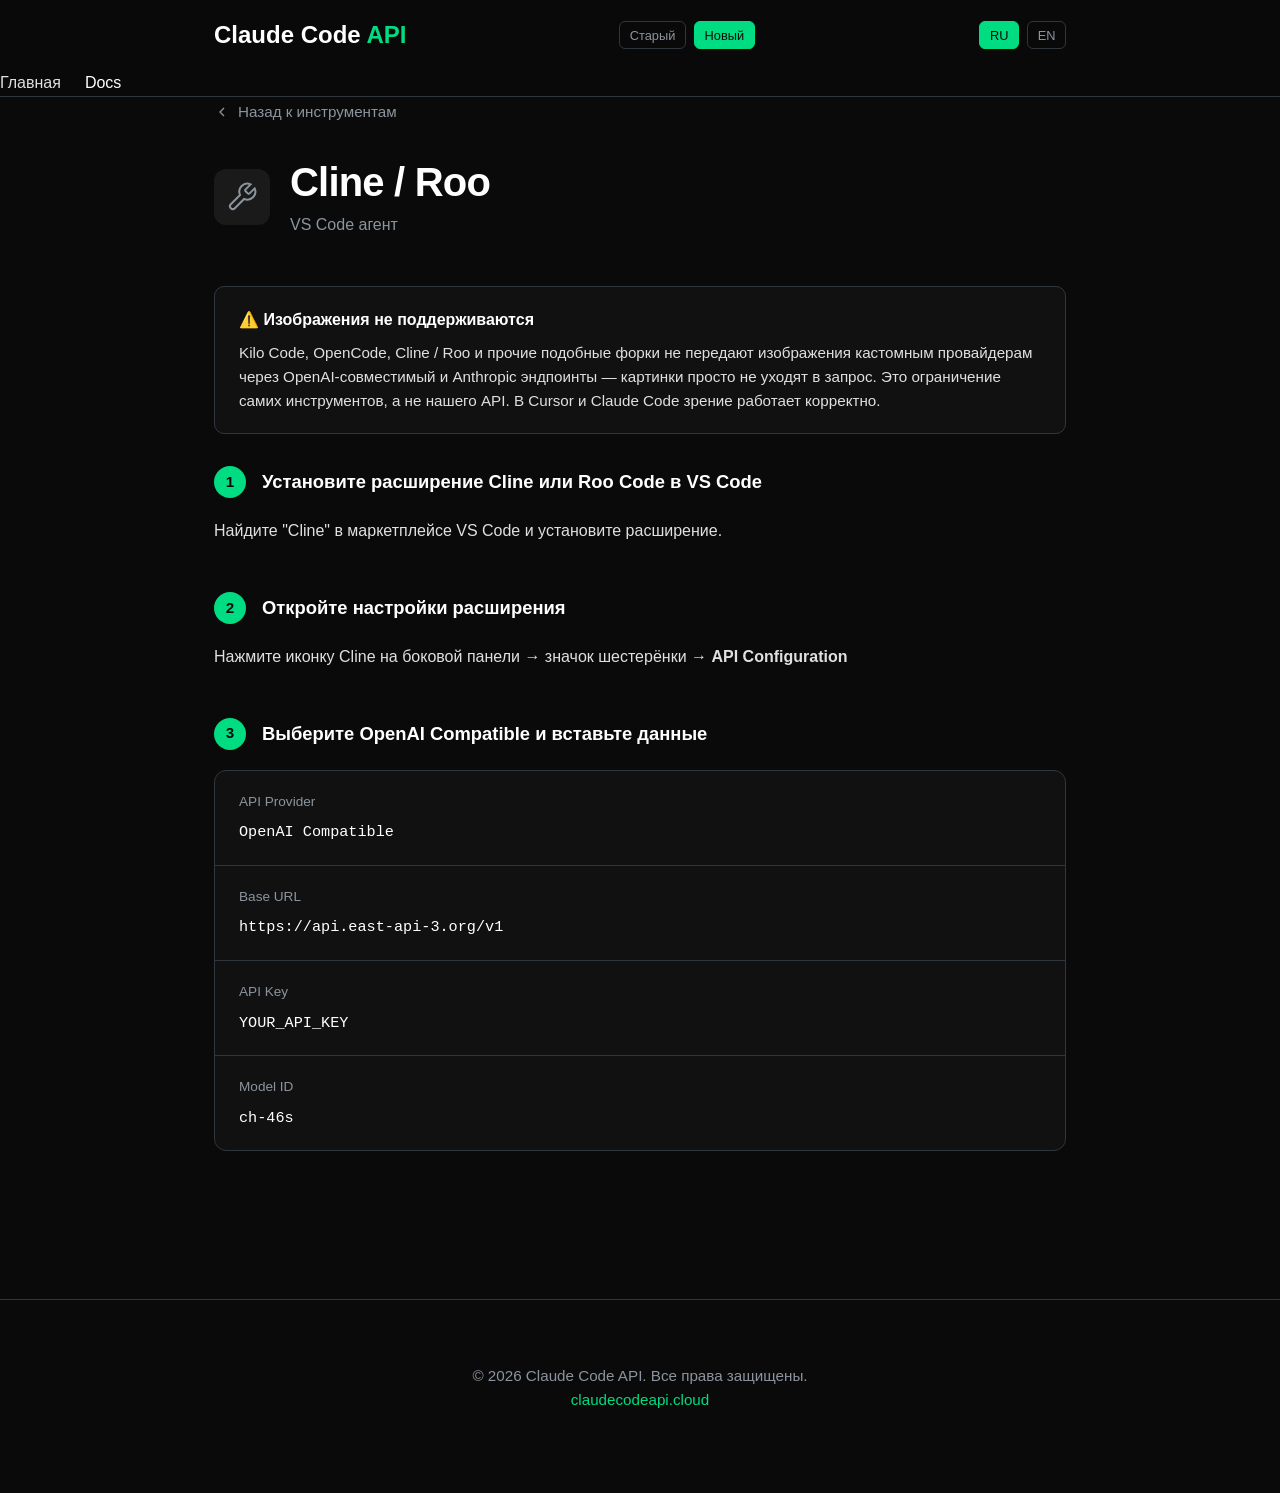
<file: cline-roo.html>
<!DOCTYPE html>
<html lang="ru">
<head>
  <meta charset="UTF-8">
  <meta name="viewport" content="width=device-width, initial-scale=1.0">
  <meta name="description" content="Подключение Cline / Roo к Claude Code API">
  <meta name="theme-color" content="#0a0a0a">
  <title>Cline / Roo — Claude Code API</title>
  <link rel="stylesheet" href="tool.css">
</head>
<body>
  <header>
    <div class="header-content">
      <a href="/" class="logo">Claude Code <span>API</span></a>
      <div class="lang-switch">
        <button class="lang-btn active" data-lang="ru">RU</button>
        <button class="lang-btn" data-lang="en">EN</button>
      </div>
    </div>
    <nav style="display:flex;gap:1.5rem;"><a href="index.html" style="color:var(--text-secondary);">Главная</a><a href="docs.html" style="color:var(--accent);">Docs</a></nav>
</header>

  <main>
    <a href="/" class="back-link">
      <svg width="16" height="16" viewBox="0 0 24 24" fill="none" stroke="currentColor" stroke-width="2"><polyline points="15 18 9 12 15 6"/></svg>
      <span data-i18n="back">Назад к инструментам</span>
    </a>

    <div class="tool-header">
      <div class="tool-icon">
        <svg viewBox="0 0 24 24" fill="none" stroke="currentColor" stroke-width="1.5"><path d="M14.7 6.3a1 1 0 000 1.4l1.6 1.6a1 1 0 001.4 0l3.77-3.77a6 6 0 01-7.94 7.94l-6.91 6.91a2.12 2.12 0 01-3-3l6.91-6.91a6 6 0 017.94-7.94l-3.76 3.76z"/></svg>
      </div>
      <div>
        <h1>Cline / Roo</h1>
        <p class="tool-subtitle">VS Code агент</p>
      </div>
    </div>

    <!-- Warning -->
    <div class="info-card">
      <div class="info-title">⚠️ Изображения не поддерживаются</div>
      <p>Kilo Code, OpenCode, Cline / Roo и прочие подобные форки не передают изображения кастомным провайдерам через OpenAI-совместимый и Anthropic эндпоинты — картинки просто не уходят в запрос. Это ограничение самих инструментов, а не нашего API. В Cursor и Claude Code зрение работает корректно.</p>
    </div>

    <!-- Step 1 -->
    <div class="step">
      <div class="step-title">
        <span class="step-number">1</span>
        <h3>Установите расширение Cline или Roo Code в VS Code</h3>
      </div>
      <p>Найдите "Cline" в маркетплейсе VS Code и установите расширение.</p>
    </div>

    <!-- Step 2 -->
    <div class="step">
      <div class="step-title">
        <span class="step-number">2</span>
        <h3>Откройте настройки расширения</h3>
      </div>
      <p>Нажмите иконку Cline на боковой панели → значок шестерёнки → <strong>API Configuration</strong></p>
    </div>

    <!-- Step 3 -->
    <div class="step">
      <div class="step-title">
        <span class="step-number">3</span>
        <h3>Выберите OpenAI Compatible и вставьте данные</h3>
      </div>
      <div class="field-group">
        <div class="field">
          <label>API Provider</label>
          <div class="field-value">OpenAI Compatible</div>
        </div>
        <div class="field">
          <label>Base URL</label>
          <div class="field-value copyable" data-copy="https://api.claudecodeapi.cloud/v1">https://api.claudecodeapi.cloud/v1</div>
        </div>
        <div class="field">
          <label>API Key</label>
          <div class="field-value">YOUR_API_KEY</div>
        </div>
        <div class="field">
          <label>Model ID</label>
          <div class="field-value copyable" data-copy="ch-46s">ch-46s</div>
        </div>
      </div>
    </div>
  </main>

  <footer>
    <p>&copy; 2026 Claude Code API. Все права защищены.<br><a href="https://claudecodeapi.cloud" target="_blank">claudecodeapi.cloud</a></p>
  </footer>

  <script src="tool.js"></script>
  <script src="provider.js"></script>
</body>
</html>
</file>
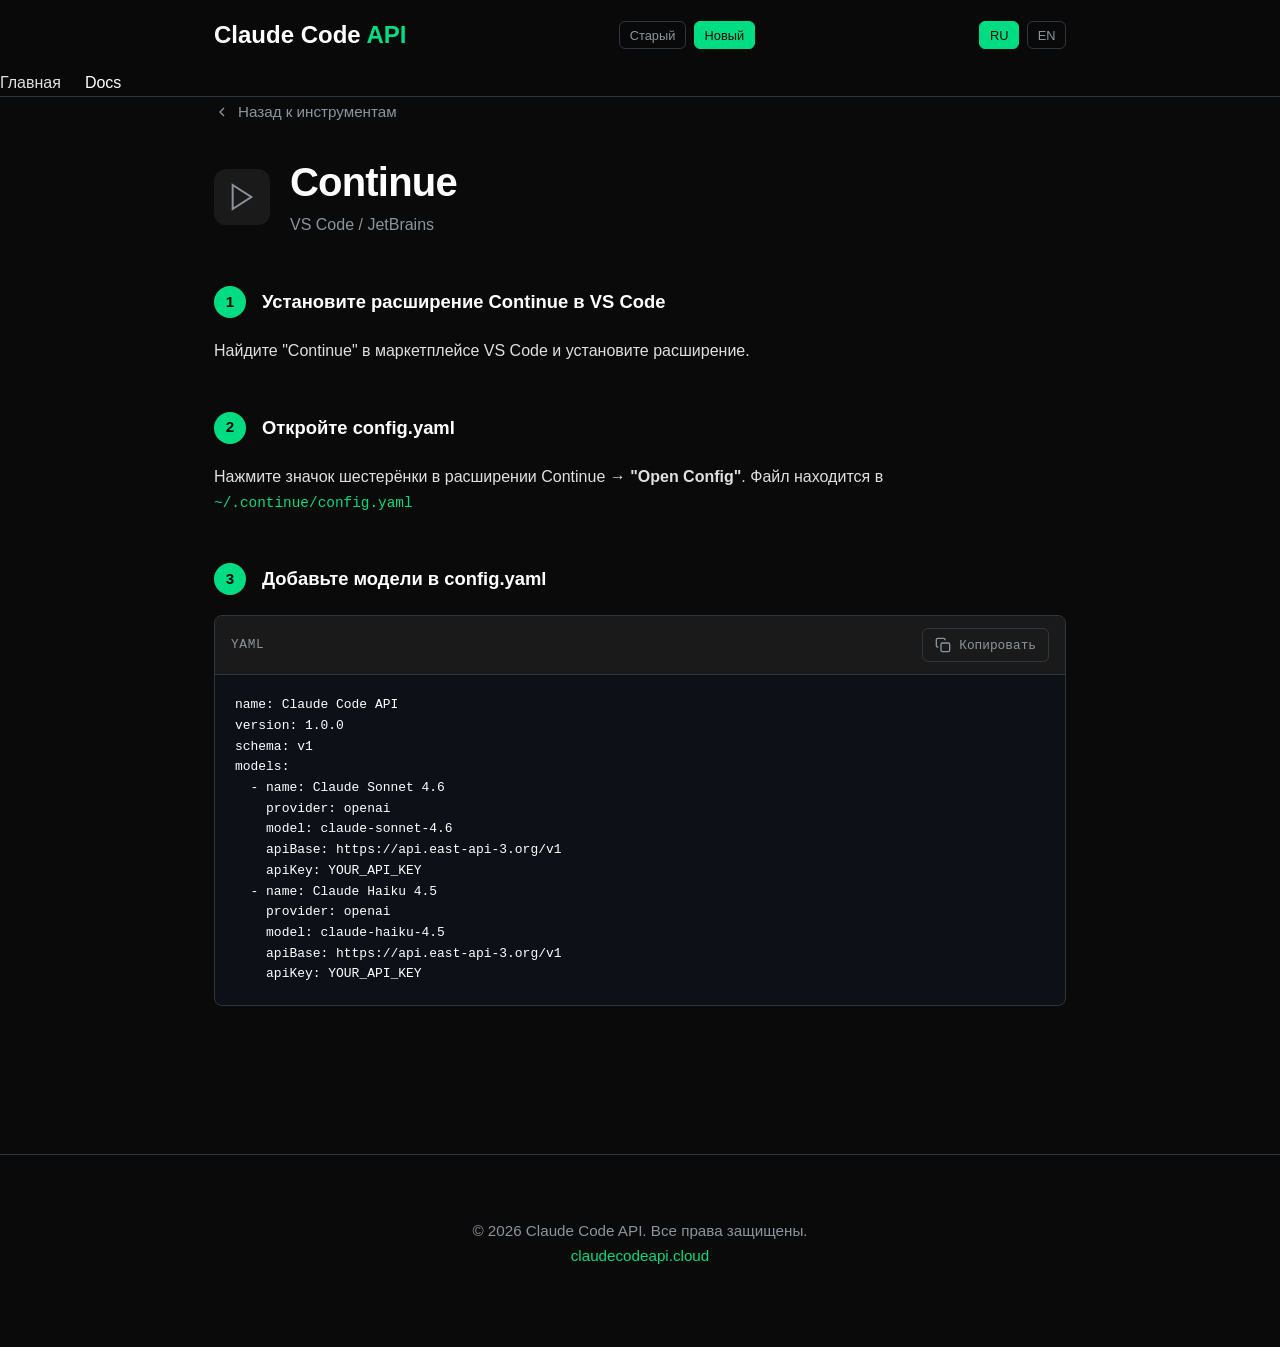
<file: continue.html>
<!DOCTYPE html>
<html lang="ru">
<head>
  <meta charset="UTF-8">
  <meta name="viewport" content="width=device-width, initial-scale=1.0">
  <meta name="description" content="Подключение Continue к Claude Code API">
  <meta name="theme-color" content="#0a0a0a">
  <title>Continue — Claude Code API</title>
  <link rel="stylesheet" href="tool.css">
</head>
<body>
  <header>
    <div class="header-content">
      <a href="/" class="logo">Claude Code <span>API</span></a>
      <div class="lang-switch">
        <button class="lang-btn active" data-lang="ru">RU</button>
        <button class="lang-btn" data-lang="en">EN</button>
      </div>
    </div>
    <nav style="display:flex;gap:1.5rem;"><a href="index.html" style="color:var(--text-secondary);">Главная</a><a href="docs.html" style="color:var(--accent);">Docs</a></nav>
</header>

  <main>
    <a href="/" class="back-link">
      <svg width="16" height="16" viewBox="0 0 24 24" fill="none" stroke="currentColor" stroke-width="2"><polyline points="15 18 9 12 15 6"/></svg>
      <span data-i18n="back">Назад к инструментам</span>
    </a>

    <div class="tool-header">
      <div class="tool-icon">
        <svg viewBox="0 0 24 24" fill="none" stroke="currentColor" stroke-width="1.5"><polygon points="5 3 19 12 5 21 5 3"/></svg>
      </div>
      <div>
        <h1>Continue</h1>
        <p class="tool-subtitle">VS Code / JetBrains</p>
      </div>
    </div>

    <!-- Step 1 -->
    <div class="step">
      <div class="step-title">
        <span class="step-number">1</span>
        <h3>Установите расширение Continue в VS Code</h3>
      </div>
      <p>Найдите "Continue" в маркетплейсе VS Code и установите расширение.</p>
    </div>

    <!-- Step 2 -->
    <div class="step">
      <div class="step-title">
        <span class="step-number">2</span>
        <h3>Откройте config.yaml</h3>
      </div>
      <p>Нажмите значок шестерёнки в расширении Continue → <strong>"Open Config"</strong>. Файл находится в <code>~/.continue/config.yaml</code></p>
    </div>

    <!-- Step 3 -->
    <div class="step">
      <div class="step-title">
        <span class="step-number">3</span>
        <h3>Добавьте модели в config.yaml</h3>
      </div>
      <div class="code-block">
        <div class="code-header">
          <span>YAML</span>
          <button class="copy-btn">
            <svg width="16" height="16" viewBox="0 0 24 24" fill="none" stroke="currentColor" stroke-width="2"><rect x="9" y="9" width="13" height="13" rx="2" ry="2"></rect><path d="M5 15H4a2 2 0 0 1-2-2V4a2 2 0 0 1 2-2h9a2 2 0 0 1 2 2v1"></path></svg>
            Копировать
          </button>
        </div>
        <pre><code>name: Claude Code API
version: 1.0.0
schema: v1
models:
  - name: Claude Sonnet 4.6
    provider: openai
    model: claude-sonnet-4.6
    apiBase: https://api.claudecodeapi.cloud/v1
    apiKey: YOUR_API_KEY
  - name: Claude Haiku 4.5
    provider: openai
    model: claude-haiku-4.5
    apiBase: https://api.claudecodeapi.cloud/v1
    apiKey: YOUR_API_KEY</code></pre>
      </div>
    </div>
  </main>

  <footer>
    <p>&copy; 2026 Claude Code API. Все права защищены.<br><a href="https://claudecodeapi.cloud" target="_blank">claudecodeapi.cloud</a></p>
  </footer>

  <script src="tool.js"></script>
  <script src="provider.js"></script>
</body>
</html>
</file>
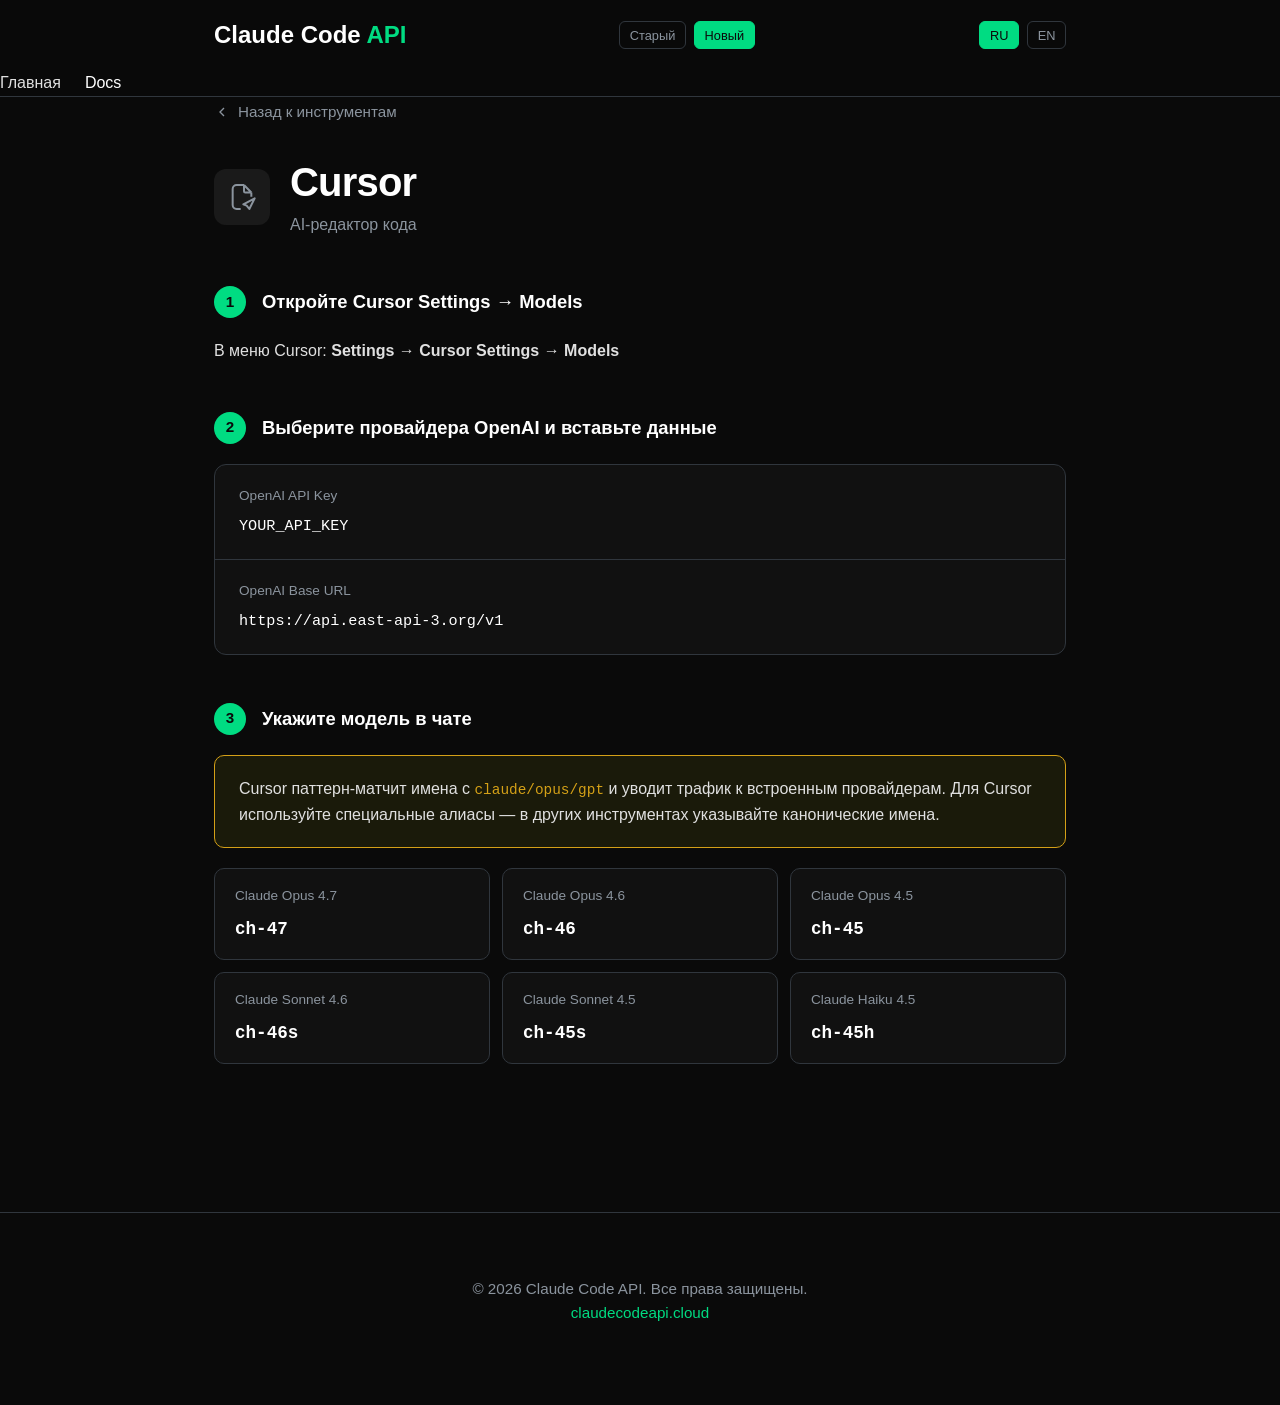
<file: cursor.html>
<!DOCTYPE html>
<html lang="ru">
<head>
  <meta charset="UTF-8">
  <meta name="viewport" content="width=device-width, initial-scale=1.0">
  <meta name="description" content="Подключение Cursor к Claude Code API">
  <meta name="theme-color" content="#0a0a0a">
  <title>Cursor — Claude Code API</title>
  <link rel="stylesheet" href="tool.css">
</head>
<body>
  <header>
    <div class="header-content">
      <a href="/" class="logo">Claude Code <span>API</span></a>
      <div class="lang-switch">
        <button class="lang-btn active" data-lang="ru">RU</button>
        <button class="lang-btn" data-lang="en">EN</button>
      </div>
    </div>
    <nav style="display:flex;gap:1.5rem;"><a href="index.html" style="color:var(--text-secondary);">Главная</a><a href="docs.html" style="color:var(--accent);">Docs</a></nav>
</header>

  <main>
    <a href="/" class="back-link">
      <svg width="16" height="16" viewBox="0 0 24 24" fill="none" stroke="currentColor" stroke-width="2"><polyline points="15 18 9 12 15 6"/></svg>
      <span data-i18n="back">Назад к инструментам</span>
    </a>

    <div class="tool-header">
      <div class="tool-icon">
        <svg viewBox="0 0 24 24" fill="none" stroke="currentColor" stroke-width="1.5"><path d="M13.5 3H12H8C6.34315 3 5 4.34315 5 6V18C5 19.6569 6.34315 21 8 21H11M13.5 3L19 8.625M13.5 3V7.625C13.5 8.17728 13.9477 8.625 14.5 8.625H19M19 8.625V11.8125"/><path d="M17.5 21L21.5 13L13 17.5L15.5 18.5L17.5 21Z" stroke-linejoin="round"/></svg>
      </div>
      <div>
        <h1>Cursor</h1>
        <p class="tool-subtitle" data-i18n="subtitle">AI-редактор кода</p>
      </div>
    </div>

    <!-- Step 1 -->
    <div class="step">
      <div class="step-title">
        <span class="step-number">1</span>
        <h3 data-i18n="s1-title">Откройте Cursor Settings → Models</h3>
      </div>
      <p data-i18n="s1-desc">В меню Cursor: <strong>Settings → Cursor Settings → Models</strong></p>
    </div>

    <!-- Step 2 -->
    <div class="step">
      <div class="step-title">
        <span class="step-number">2</span>
        <h3 data-i18n="s2-title">Выберите провайдера OpenAI и вставьте данные</h3>
      </div>
      <div class="field-group">
        <div class="field">
          <label>OpenAI API Key</label>
          <div class="field-value">YOUR_API_KEY</div>
        </div>
        <div class="field">
          <label>OpenAI Base URL</label>
          <div class="field-value copyable" data-copy="https://api.claudecodeapi.cloud/v1">https://api.claudecodeapi.cloud/v1</div>
        </div>
      </div>
    </div>

    <!-- Step 3 -->
    <div class="step">
      <div class="step-title">
        <span class="step-number">3</span>
        <h3 data-i18n="s3-title">Укажите модель в чате</h3>
      </div>
      <div class="warning-card">
        <p data-i18n="s3-warn">Cursor паттерн-матчит имена с <code>claude/opus/gpt</code> и уводит трафик к встроенным провайдерам. Для Cursor используйте специальные алиасы — в других инструментах указывайте канонические имена.</p>
      </div>

      <div class="model-grid">
        <div class="model-card">
          <div class="model-name">Claude Opus 4.7</div>
          <div class="model-alias copyable" data-copy="ch-47">ch-47</div>
        </div>
        <div class="model-card">
          <div class="model-name">Claude Opus 4.6</div>
          <div class="model-alias copyable" data-copy="ch-46">ch-46</div>
        </div>
        <div class="model-card">
          <div class="model-name">Claude Opus 4.5</div>
          <div class="model-alias copyable" data-copy="ch-45">ch-45</div>
        </div>
        <div class="model-card">
          <div class="model-name">Claude Sonnet 4.6</div>
          <div class="model-alias copyable" data-copy="ch-46s">ch-46s</div>
        </div>
        <div class="model-card">
          <div class="model-name">Claude Sonnet 4.5</div>
          <div class="model-alias copyable" data-copy="ch-45s">ch-45s</div>
        </div>
        <div class="model-card">
          <div class="model-name">Claude Haiku 4.5</div>
          <div class="model-alias copyable" data-copy="ch-45h">ch-45h</div>
        </div>
      </div>
    </div>
  </main>

  <footer>
    <p>&copy; 2026 Claude Code API. <span data-i18n="footer-copy">Все права защищены</span>.<br><a href="https://claudecodeapi.cloud" target="_blank">claudecodeapi.cloud</a></p>
  </footer>

  <script src="tool.js"></script>
  <script src="provider.js"></script>
</body>
</html>
</file>
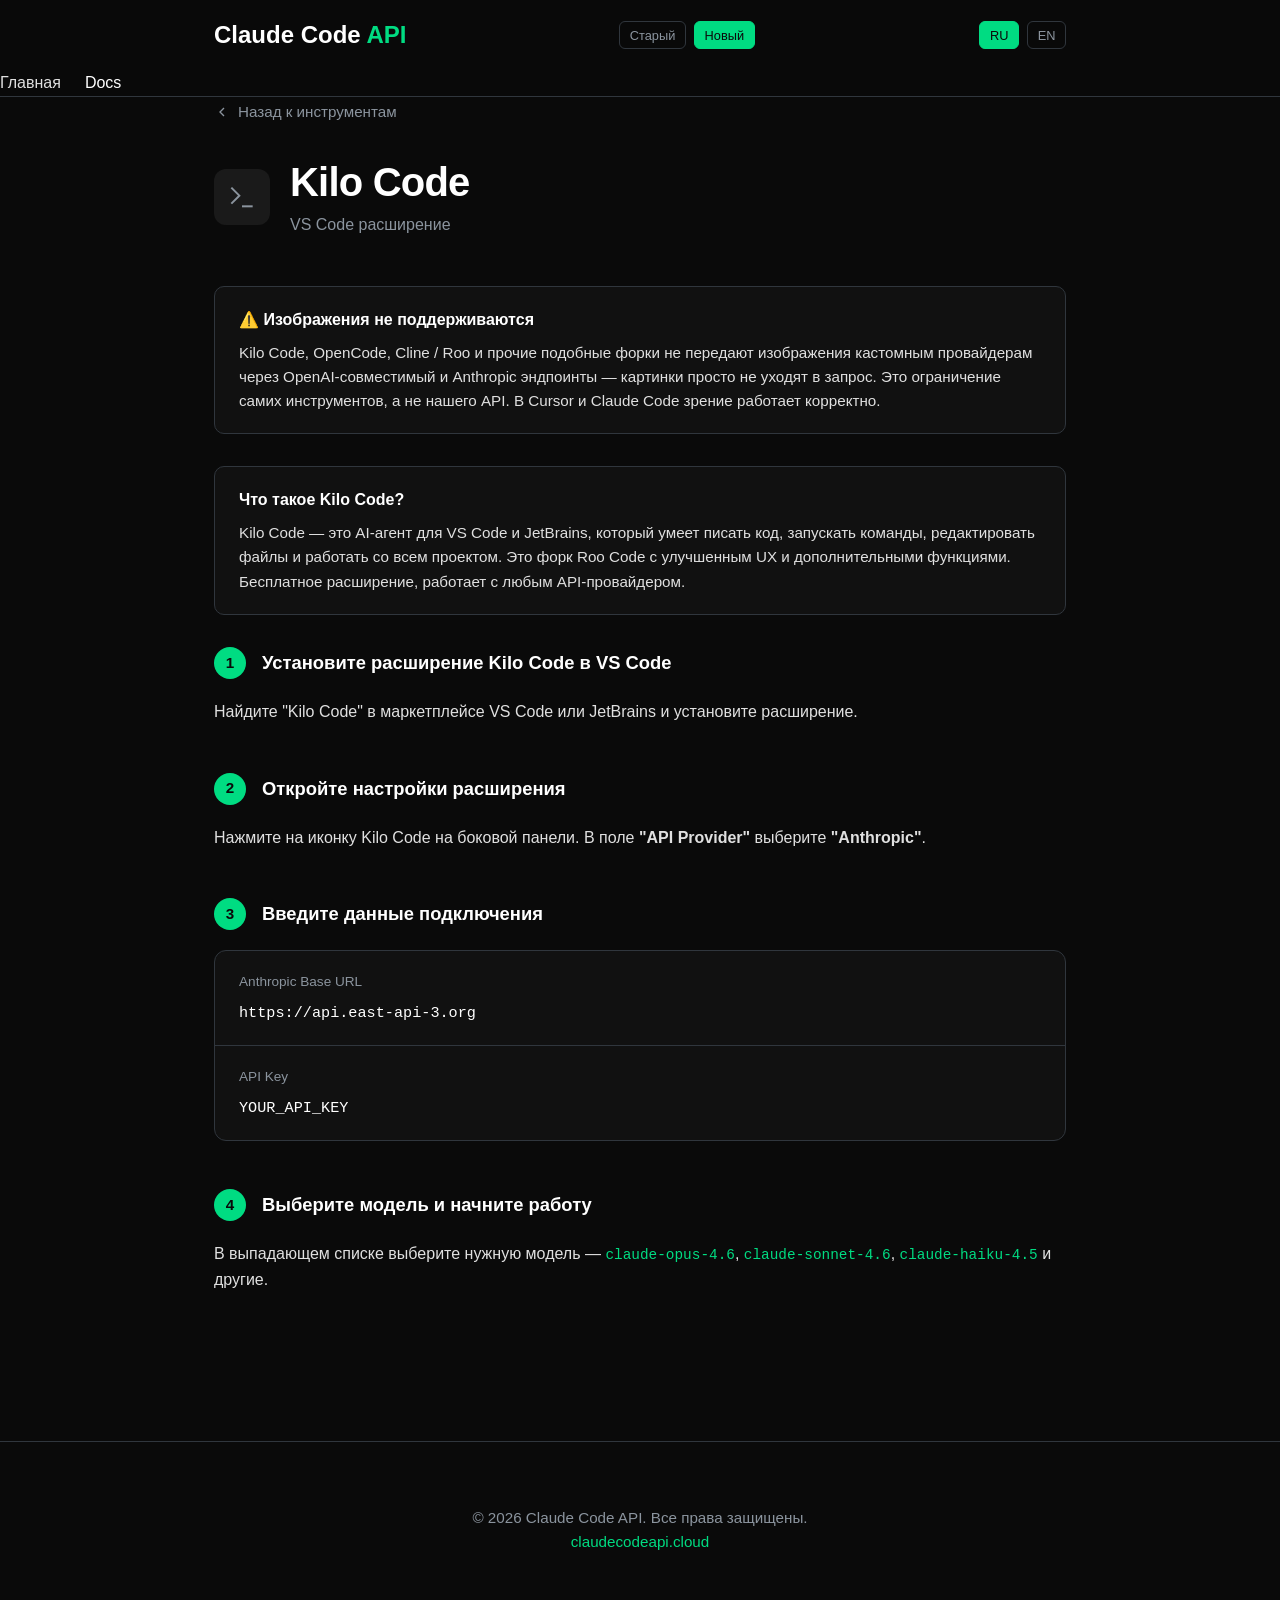
<file: kilo-code.html>
<!DOCTYPE html>
<html lang="ru">
<head>
  <meta charset="UTF-8">
  <meta name="viewport" content="width=device-width, initial-scale=1.0">
  <meta name="description" content="Подключение Kilo Code к Claude Code API">
  <meta name="theme-color" content="#0a0a0a">
  <title>Kilo Code — Claude Code API</title>
  <link rel="stylesheet" href="tool.css">
</head>
<body>
  <header>
    <div class="header-content">
      <a href="/" class="logo">Claude Code <span>API</span></a>
      <div class="lang-switch">
        <button class="lang-btn active" data-lang="ru">RU</button>
        <button class="lang-btn" data-lang="en">EN</button>
      </div>
    </div>
    <nav style="display:flex;gap:1.5rem;"><a href="index.html" style="color:var(--text-secondary);">Главная</a><a href="docs.html" style="color:var(--accent);">Docs</a></nav>
</header>

  <main>
    <a href="/" class="back-link">
      <svg width="16" height="16" viewBox="0 0 24 24" fill="none" stroke="currentColor" stroke-width="2"><polyline points="15 18 9 12 15 6"/></svg>
      <span data-i18n="back">Назад к инструментам</span>
    </a>

    <div class="tool-header">
      <div class="tool-icon">
        <svg viewBox="0 0 24 24" fill="none" stroke="currentColor" stroke-width="1.5"><path d="M4 17l6-6-6-6"/><path d="M12 19h8"/></svg>
      </div>
      <div>
        <h1>Kilo Code</h1>
        <p class="tool-subtitle">VS Code расширение</p>
      </div>
    </div>

    <!-- Warning -->
    <div class="info-card">
      <div class="info-title">⚠️ Изображения не поддерживаются</div>
      <p>Kilo Code, OpenCode, Cline / Roo и прочие подобные форки не передают изображения кастомным провайдерам через OpenAI-совместимый и Anthropic эндпоинты — картинки просто не уходят в запрос. Это ограничение самих инструментов, а не нашего API. В Cursor и Claude Code зрение работает корректно.</p>
    </div>

    <div class="info-card">
      <div class="info-title">Что такое Kilo Code?</div>
      <p>Kilo Code — это AI-агент для VS Code и JetBrains, который умеет писать код, запускать команды, редактировать файлы и работать со всем проектом. Это форк Roo Code с улучшенным UX и дополнительными функциями. Бесплатное расширение, работает с любым API-провайдером.</p>
    </div>

    <!-- Step 1 -->
    <div class="step">
      <div class="step-title">
        <span class="step-number">1</span>
        <h3>Установите расширение Kilo Code в VS Code</h3>
      </div>
      <p>Найдите "Kilo Code" в маркетплейсе VS Code или JetBrains и установите расширение.</p>
    </div>

    <!-- Step 2 -->
    <div class="step">
      <div class="step-title">
        <span class="step-number">2</span>
        <h3>Откройте настройки расширения</h3>
      </div>
      <p>Нажмите на иконку Kilo Code на боковой панели. В поле <strong>"API Provider"</strong> выберите <strong>"Anthropic"</strong>.</p>
    </div>

    <!-- Step 3 -->
    <div class="step">
      <div class="step-title">
        <span class="step-number">3</span>
        <h3>Введите данные подключения</h3>
      </div>
      <div class="field-group">
        <div class="field">
          <label>Anthropic Base URL</label>
          <div class="field-value copyable" data-copy="https://api.claudecodeapi.cloud">https://api.claudecodeapi.cloud</div>
        </div>
        <div class="field">
          <label>API Key</label>
          <div class="field-value">YOUR_API_KEY</div>
        </div>
      </div>
    </div>

    <!-- Step 4 -->
    <div class="step">
      <div class="step-title">
        <span class="step-number">4</span>
        <h3>Выберите модель и начните работу</h3>
      </div>
      <p>В выпадающем списке выберите нужную модель — <code>claude-opus-4.6</code>, <code>claude-sonnet-4.6</code>, <code>claude-haiku-4.5</code> и другие.</p>
    </div>
  </main>

  <footer>
    <p>&copy; 2026 Claude Code API. Все права защищены.<br><a href="https://claudecodeapi.cloud" target="_blank">claudecodeapi.cloud</a></p>
  </footer>

  <script src="tool.js"></script>
  <script src="provider.js"></script>
</body>
</html>
</file>
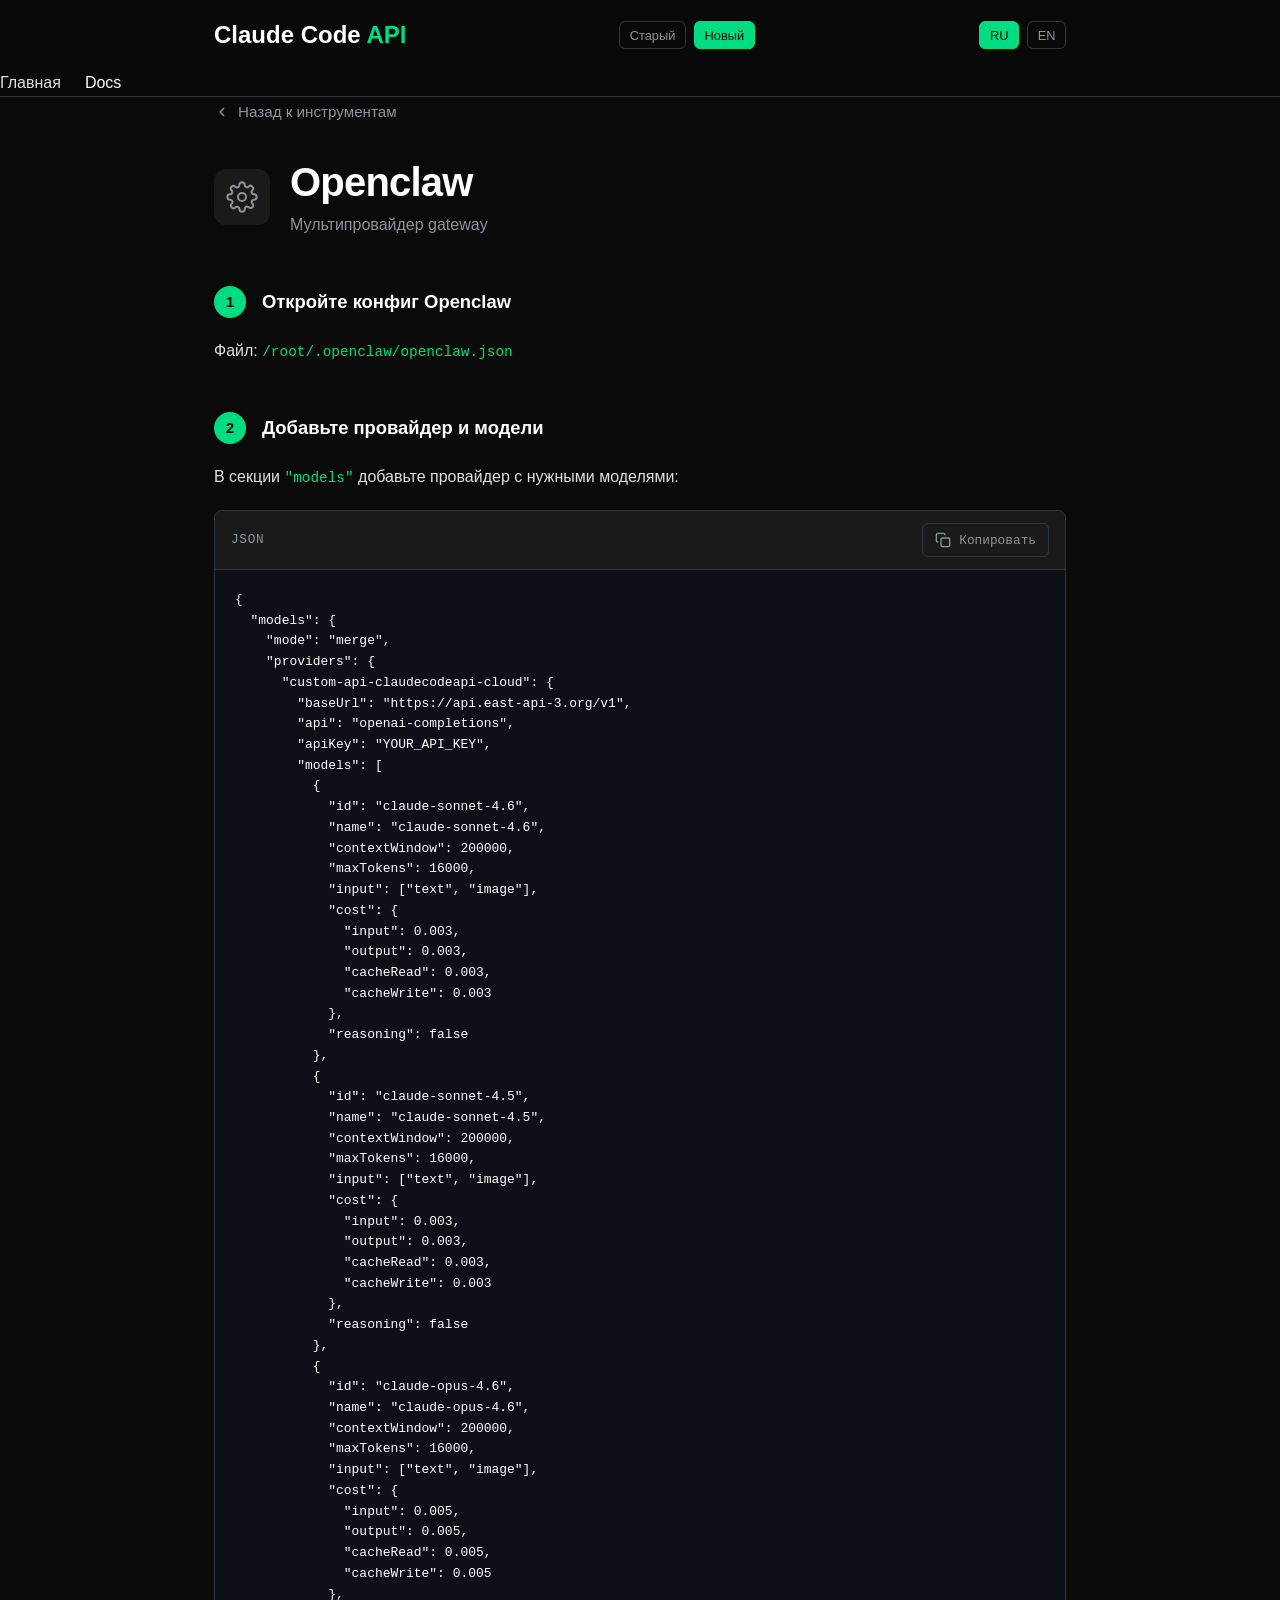
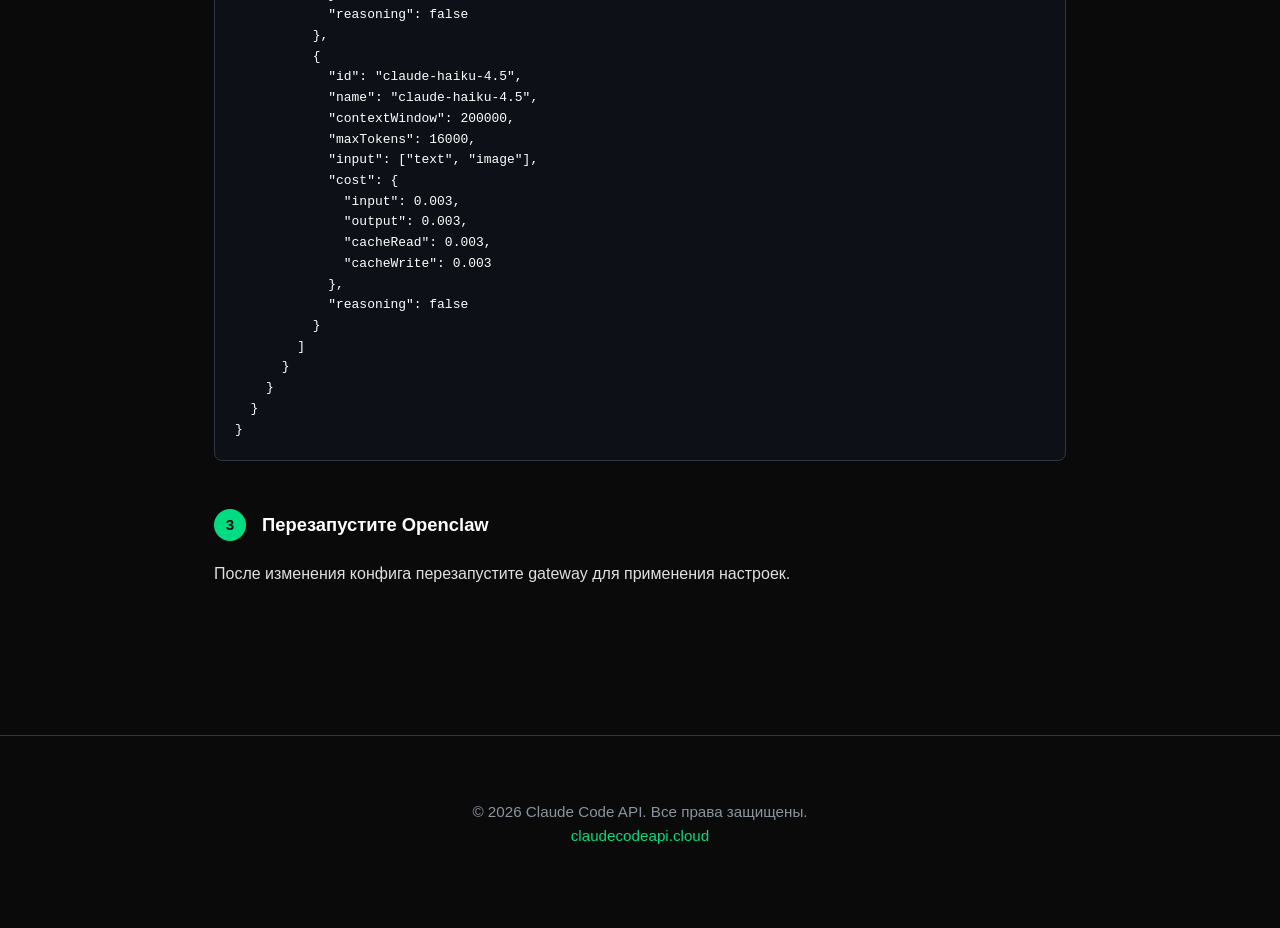
<file: openclaw.html>
<!DOCTYPE html>
<html lang="ru">
<head>
  <meta charset="UTF-8">
  <meta name="viewport" content="width=device-width, initial-scale=1.0">
  <meta name="description" content="Подключение Openclaw к Claude Code API">
  <meta name="theme-color" content="#0a0a0a">
  <title>Openclaw — Claude Code API</title>
  <link rel="stylesheet" href="tool.css">
</head>
<body>
  <header>
    <div class="header-content">
      <a href="/" class="logo">Claude Code <span>API</span></a>
      <div class="lang-switch">
        <button class="lang-btn active" data-lang="ru">RU</button>
        <button class="lang-btn" data-lang="en">EN</button>
      </div>
    </div>
    <nav style="display:flex;gap:1.5rem;"><a href="index.html" style="color:var(--text-secondary);">Главная</a><a href="docs.html" style="color:var(--accent);">Docs</a></nav>
</header>

  <main>
    <a href="/" class="back-link">
      <svg width="16" height="16" viewBox="0 0 24 24" fill="none" stroke="currentColor" stroke-width="2"><polyline points="15 18 9 12 15 6"/></svg>
      <span data-i18n="back">Назад к инструментам</span>
    </a>

    <div class="tool-header">
      <div class="tool-icon">
        <svg viewBox="0 0 24 24" fill="none" stroke="currentColor" stroke-width="1.5"><circle cx="12" cy="12" r="3"/><path d="M19.4 15a1.65 1.65 0 00.33 1.82l.06.06a2 2 0 010 2.83 2 2 0 01-2.83 0l-.06-.06a1.65 1.65 0 00-1.82-.33 1.65 1.65 0 00-1 1.51V21a2 2 0 01-4 0v-.09A1.65 1.65 0 009 19.4a1.65 1.65 0 00-1.82.33l-.06.06a2 2 0 01-2.83-2.83l.06-.06A1.65 1.65 0 004.68 15a1.65 1.65 0 00-1.51-1H3a2 2 0 010-4h.09A1.65 1.65 0 004.6 9a1.65 1.65 0 00-.33-1.82l-.06-.06a2 2 0 012.83-2.83l.06.06A1.65 1.65 0 009 4.68a1.65 1.65 0 001-1.51V3a2 2 0 014 0v.09a1.65 1.65 0 001 1.51 1.65 1.65 0 001.82-.33l.06-.06a2 2 0 012.83 2.83l-.06.06A1.65 1.65 0 0019.4 9a1.65 1.65 0 001.51 1H21a2 2 0 010 4h-.09a1.65 1.65 0 00-1.51 1z"/></svg>
      </div>
      <div>
        <h1>Openclaw</h1>
        <p class="tool-subtitle">Мультипровайдер gateway</p>
      </div>
    </div>

    <!-- Step 1 -->
    <div class="step">
      <div class="step-title">
        <span class="step-number">1</span>
        <h3>Откройте конфиг Openclaw</h3>
      </div>
      <p>Файл: <code>/root/.openclaw/openclaw.json</code></p>
    </div>

    <!-- Step 2 -->
    <div class="step">
      <div class="step-title">
        <span class="step-number">2</span>
        <h3>Добавьте провайдер и модели</h3>
      </div>
      <p>В секции <code>"models"</code> добавьте провайдер с нужными моделями:</p>
      <div class="code-block">
        <div class="code-header">
          <span>JSON</span>
          <button class="copy-btn">
            <svg width="16" height="16" viewBox="0 0 24 24" fill="none" stroke="currentColor" stroke-width="2"><rect x="9" y="9" width="13" height="13" rx="2" ry="2"></rect><path d="M5 15H4a2 2 0 0 1-2-2V4a2 2 0 0 1 2-2h9a2 2 0 0 1 2 2v1"></path></svg>
            Копировать
          </button>
        </div>
        <pre><code>{
  "models": {
    "mode": "merge",
    "providers": {
      "custom-api-claudecodeapi-cloud": {
        "baseUrl": "https://api.claudecodeapi.cloud/v1",
        "api": "openai-completions",
        "apiKey": "YOUR_API_KEY",
        "models": [
          {
            "id": "claude-sonnet-4.6",
            "name": "claude-sonnet-4.6",
            "contextWindow": 200000,
            "maxTokens": 16000,
            "input": ["text", "image"],
            "cost": {
              "input": 0.003,
              "output": 0.003,
              "cacheRead": 0.003,
              "cacheWrite": 0.003
            },
            "reasoning": false
          },
          {
            "id": "claude-sonnet-4.5",
            "name": "claude-sonnet-4.5",
            "contextWindow": 200000,
            "maxTokens": 16000,
            "input": ["text", "image"],
            "cost": {
              "input": 0.003,
              "output": 0.003,
              "cacheRead": 0.003,
              "cacheWrite": 0.003
            },
            "reasoning": false
          },
          {
            "id": "claude-opus-4.6",
            "name": "claude-opus-4.6",
            "contextWindow": 200000,
            "maxTokens": 16000,
            "input": ["text", "image"],
            "cost": {
              "input": 0.005,
              "output": 0.005,
              "cacheRead": 0.005,
              "cacheWrite": 0.005
            },
            "reasoning": false
          },
          {
            "id": "claude-haiku-4.5",
            "name": "claude-haiku-4.5",
            "contextWindow": 200000,
            "maxTokens": 16000,
            "input": ["text", "image"],
            "cost": {
              "input": 0.003,
              "output": 0.003,
              "cacheRead": 0.003,
              "cacheWrite": 0.003
            },
            "reasoning": false
          }
        ]
      }
    }
  }
}</code></pre>
      </div>
    </div>

    <!-- Step 3 -->
    <div class="step">
      <div class="step-title">
        <span class="step-number">3</span>
        <h3>Перезапустите Openclaw</h3>
      </div>
      <p>После изменения конфига перезапустите gateway для применения настроек.</p>
    </div>
  </main>

  <footer>
    <p>&copy; 2026 Claude Code API. Все права защищены.<br><a href="https://claudecodeapi.cloud" target="_blank">claudecodeapi.cloud</a></p>
  </footer>

  <script src="tool.js"></script>
  <script src="provider.js"></script>
</body>
</html>
</file>
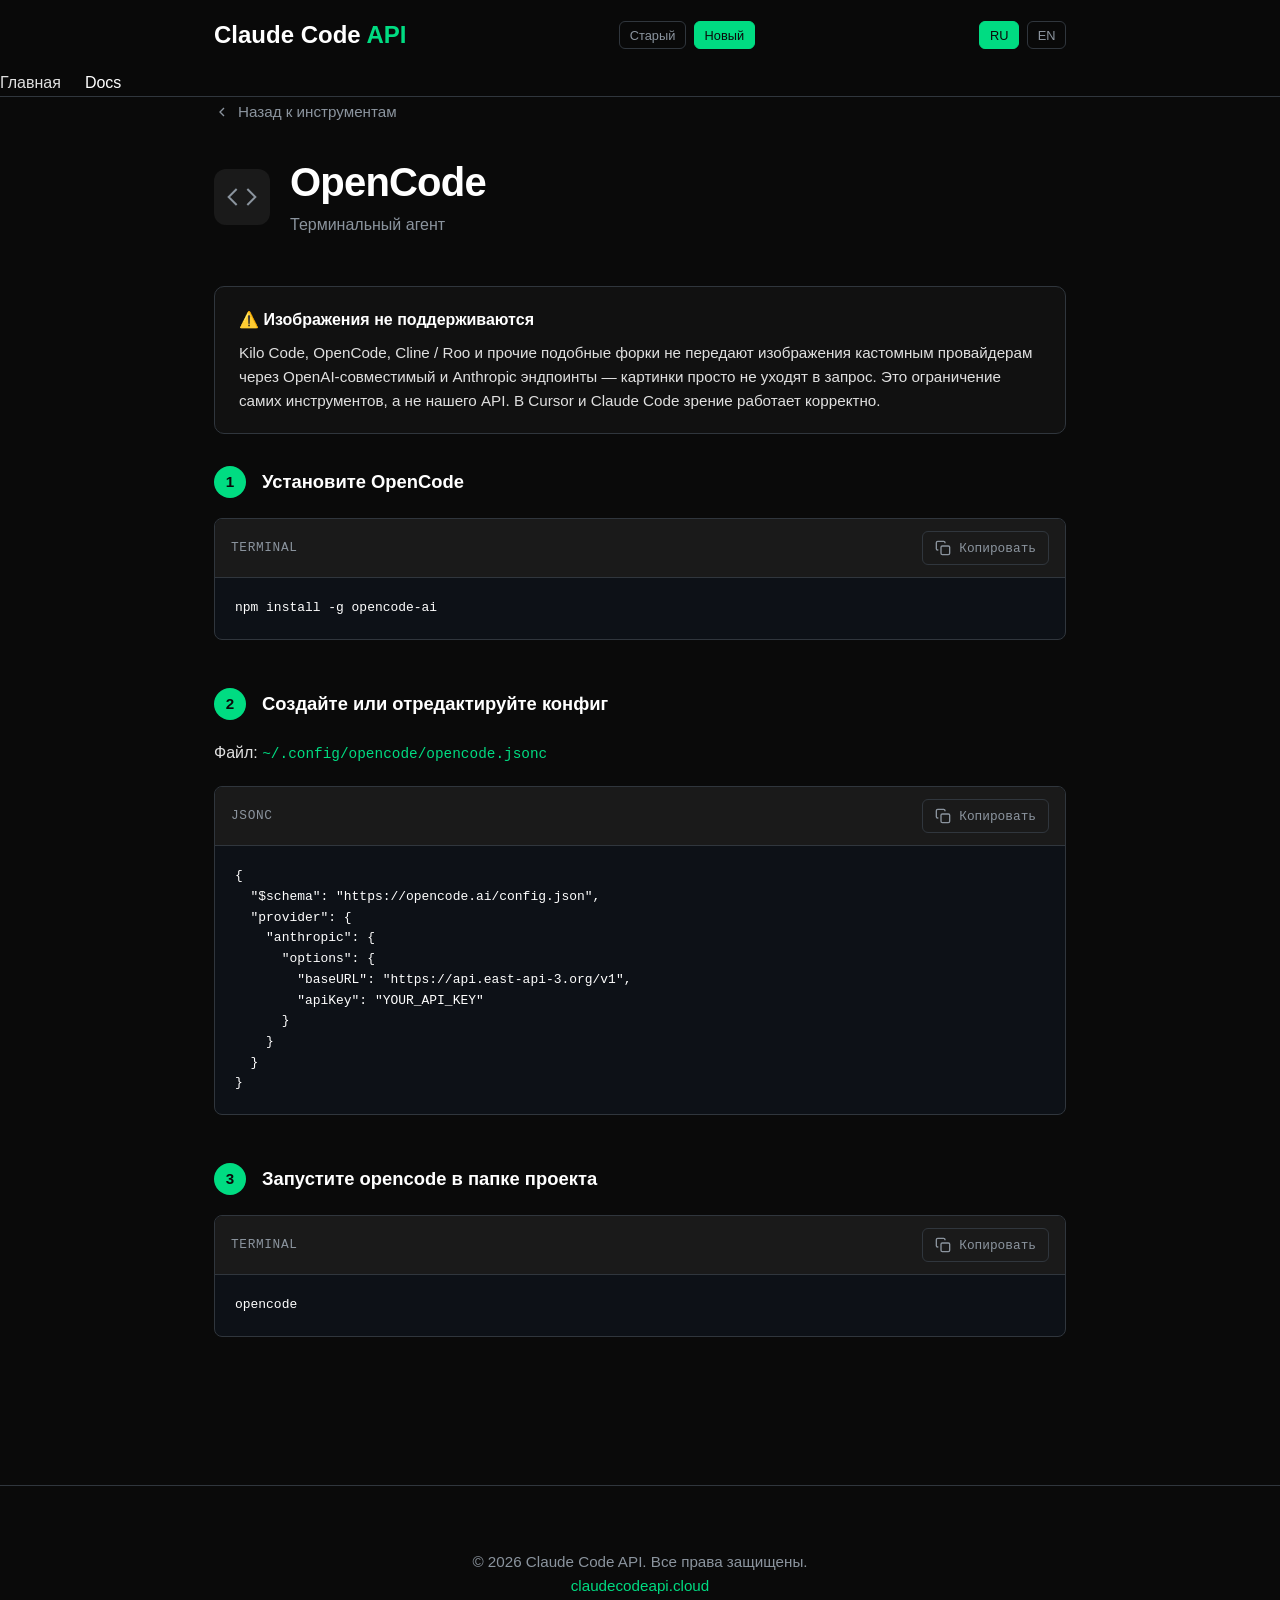
<file: opencode.html>
<!DOCTYPE html>
<html lang="ru">
<head>
  <meta charset="UTF-8">
  <meta name="viewport" content="width=device-width, initial-scale=1.0">
  <meta name="description" content="Подключение OpenCode к Claude Code API">
  <meta name="theme-color" content="#0a0a0a">
  <title>OpenCode — Claude Code API</title>
  <link rel="stylesheet" href="tool.css">
</head>
<body>
  <header>
    <div class="header-content">
      <a href="/" class="logo">Claude Code <span>API</span></a>
      <div class="lang-switch">
        <button class="lang-btn active" data-lang="ru">RU</button>
        <button class="lang-btn" data-lang="en">EN</button>
      </div>
    </div>
    <nav style="display:flex;gap:1.5rem;"><a href="index.html" style="color:var(--text-secondary);">Главная</a><a href="docs.html" style="color:var(--accent);">Docs</a></nav>
</header>

  <main>
    <a href="/" class="back-link">
      <svg width="16" height="16" viewBox="0 0 24 24" fill="none" stroke="currentColor" stroke-width="2"><polyline points="15 18 9 12 15 6"/></svg>
      <span data-i18n="back">Назад к инструментам</span>
    </a>

    <div class="tool-header">
      <div class="tool-icon">
        <svg viewBox="0 0 24 24" fill="none" stroke="currentColor" stroke-width="1.5"><polyline points="16 18 22 12 16 6"/><polyline points="8 6 2 12 8 18"/></svg>
      </div>
      <div>
        <h1>OpenCode</h1>
        <p class="tool-subtitle">Терминальный агент</p>
      </div>
    </div>

    <!-- Warning -->
    <div class="info-card">
      <div class="info-title">⚠️ Изображения не поддерживаются</div>
      <p>Kilo Code, OpenCode, Cline / Roo и прочие подобные форки не передают изображения кастомным провайдерам через OpenAI-совместимый и Anthropic эндпоинты — картинки просто не уходят в запрос. Это ограничение самих инструментов, а не нашего API. В Cursor и Claude Code зрение работает корректно.</p>
    </div>

    <!-- Step 1 -->
    <div class="step">
      <div class="step-title">
        <span class="step-number">1</span>
        <h3>Установите OpenCode</h3>
      </div>
      <div class="code-block">
        <div class="code-header">
          <span>Terminal</span>
          <button class="copy-btn">
            <svg width="16" height="16" viewBox="0 0 24 24" fill="none" stroke="currentColor" stroke-width="2"><rect x="9" y="9" width="13" height="13" rx="2" ry="2"></rect><path d="M5 15H4a2 2 0 0 1-2-2V4a2 2 0 0 1 2-2h9a2 2 0 0 1 2 2v1"></path></svg>
            Копировать
          </button>
        </div>
        <pre><code>npm install -g opencode-ai</code></pre>
      </div>
    </div>

    <!-- Step 2 -->
    <div class="step">
      <div class="step-title">
        <span class="step-number">2</span>
        <h3>Создайте или отредактируйте конфиг</h3>
      </div>
      <p>Файл: <code>~/.config/opencode/opencode.jsonc</code></p>
      <div class="code-block">
        <div class="code-header">
          <span>JSONC</span>
          <button class="copy-btn">
            <svg width="16" height="16" viewBox="0 0 24 24" fill="none" stroke="currentColor" stroke-width="2"><rect x="9" y="9" width="13" height="13" rx="2" ry="2"></rect><path d="M5 15H4a2 2 0 0 1-2-2V4a2 2 0 0 1 2-2h9a2 2 0 0 1 2 2v1"></path></svg>
            Копировать
          </button>
        </div>
        <pre><code>{
  "$schema": "https://opencode.ai/config.json",
  "provider": {
    "anthropic": {
      "options": {
        "baseURL": "https://api.claudecodeapi.cloud/v1",
        "apiKey": "YOUR_API_KEY"
      }
    }
  }
}</code></pre>
      </div>
    </div>

    <!-- Step 3 -->
    <div class="step">
      <div class="step-title">
        <span class="step-number">3</span>
        <h3>Запустите opencode в папке проекта</h3>
      </div>
      <div class="code-block">
        <div class="code-header">
          <span>Terminal</span>
          <button class="copy-btn">
            <svg width="16" height="16" viewBox="0 0 24 24" fill="none" stroke="currentColor" stroke-width="2"><rect x="9" y="9" width="13" height="13" rx="2" ry="2"></rect><path d="M5 15H4a2 2 0 0 1-2-2V4a2 2 0 0 1 2-2h9a2 2 0 0 1 2 2v1"></path></svg>
            Копировать
          </button>
        </div>
        <pre><code>opencode</code></pre>
      </div>
    </div>
  </main>

  <footer>
    <p>&copy; 2026 Claude Code API. Все права защищены.<br><a href="https://claudecodeapi.cloud" target="_blank">claudecodeapi.cloud</a></p>
  </footer>

  <script src="tool.js"></script>
  <script src="provider.js"></script>
</body>
</html>
</file>
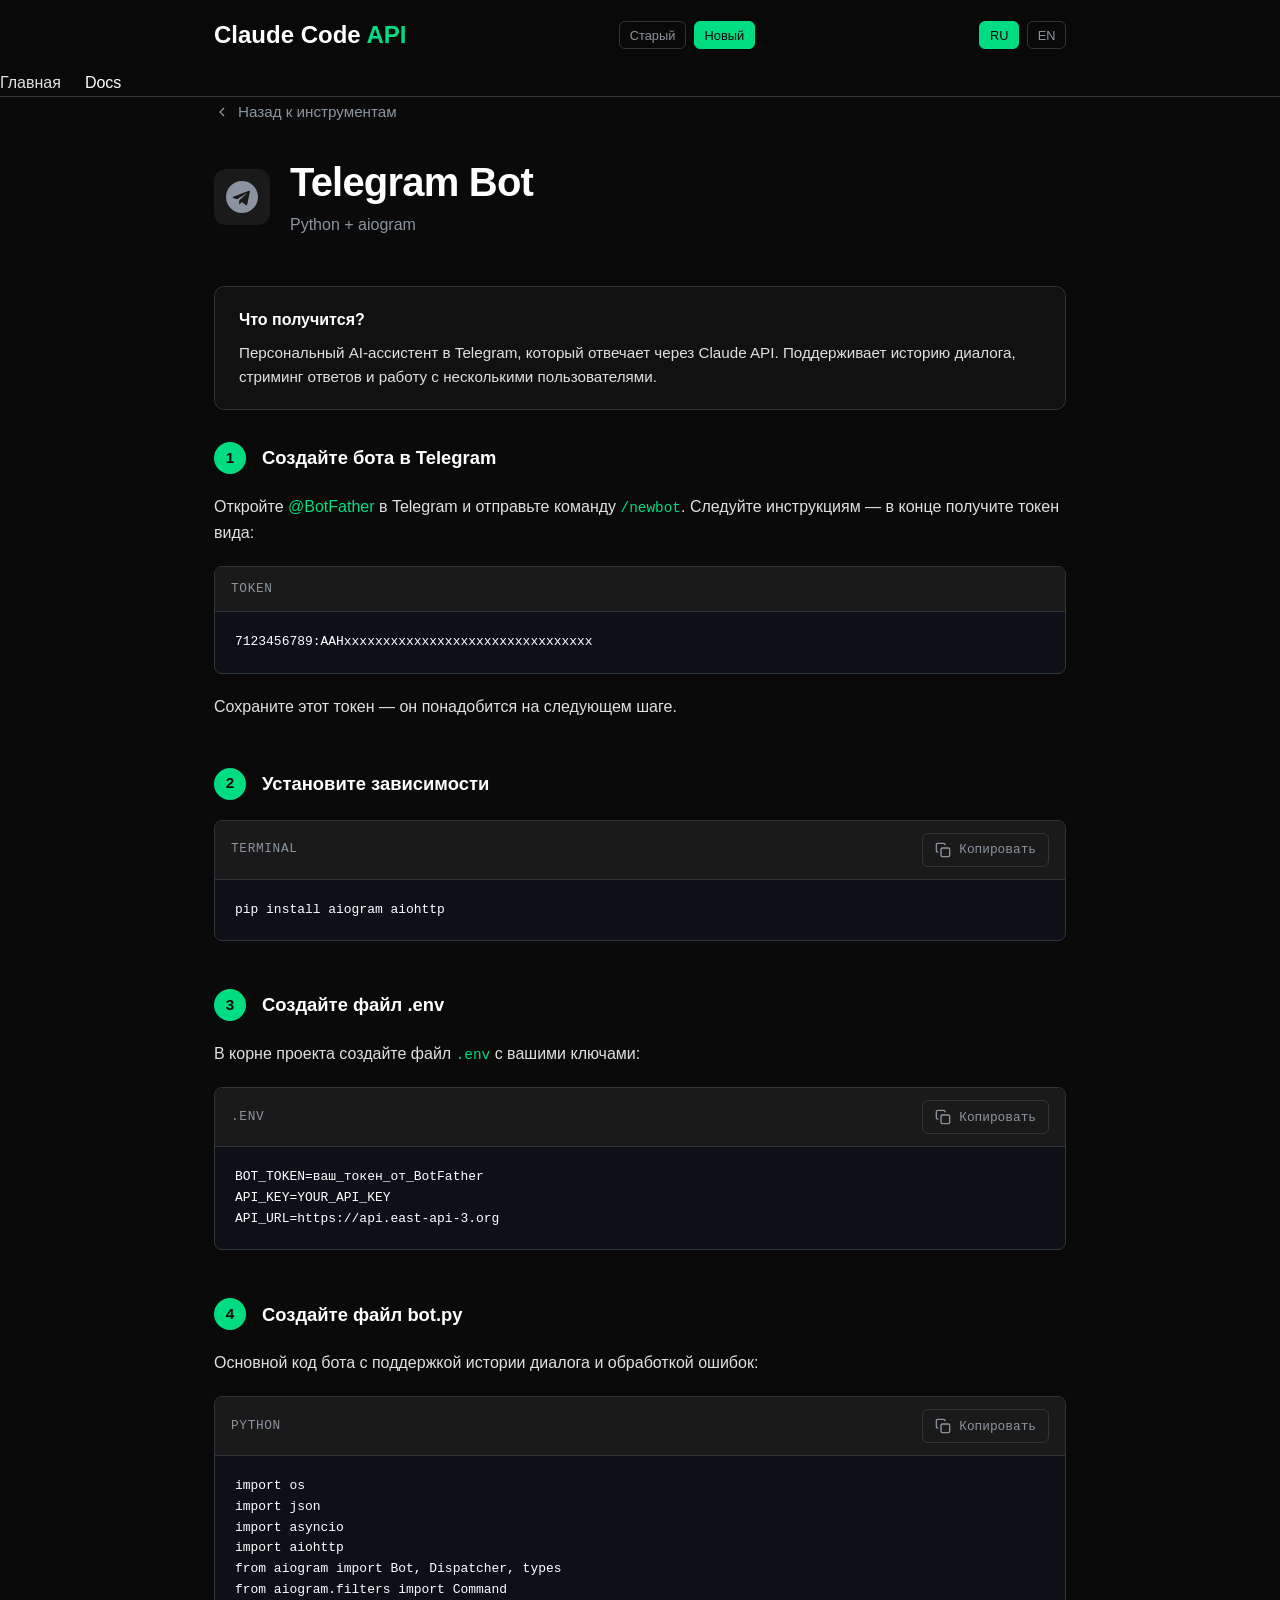
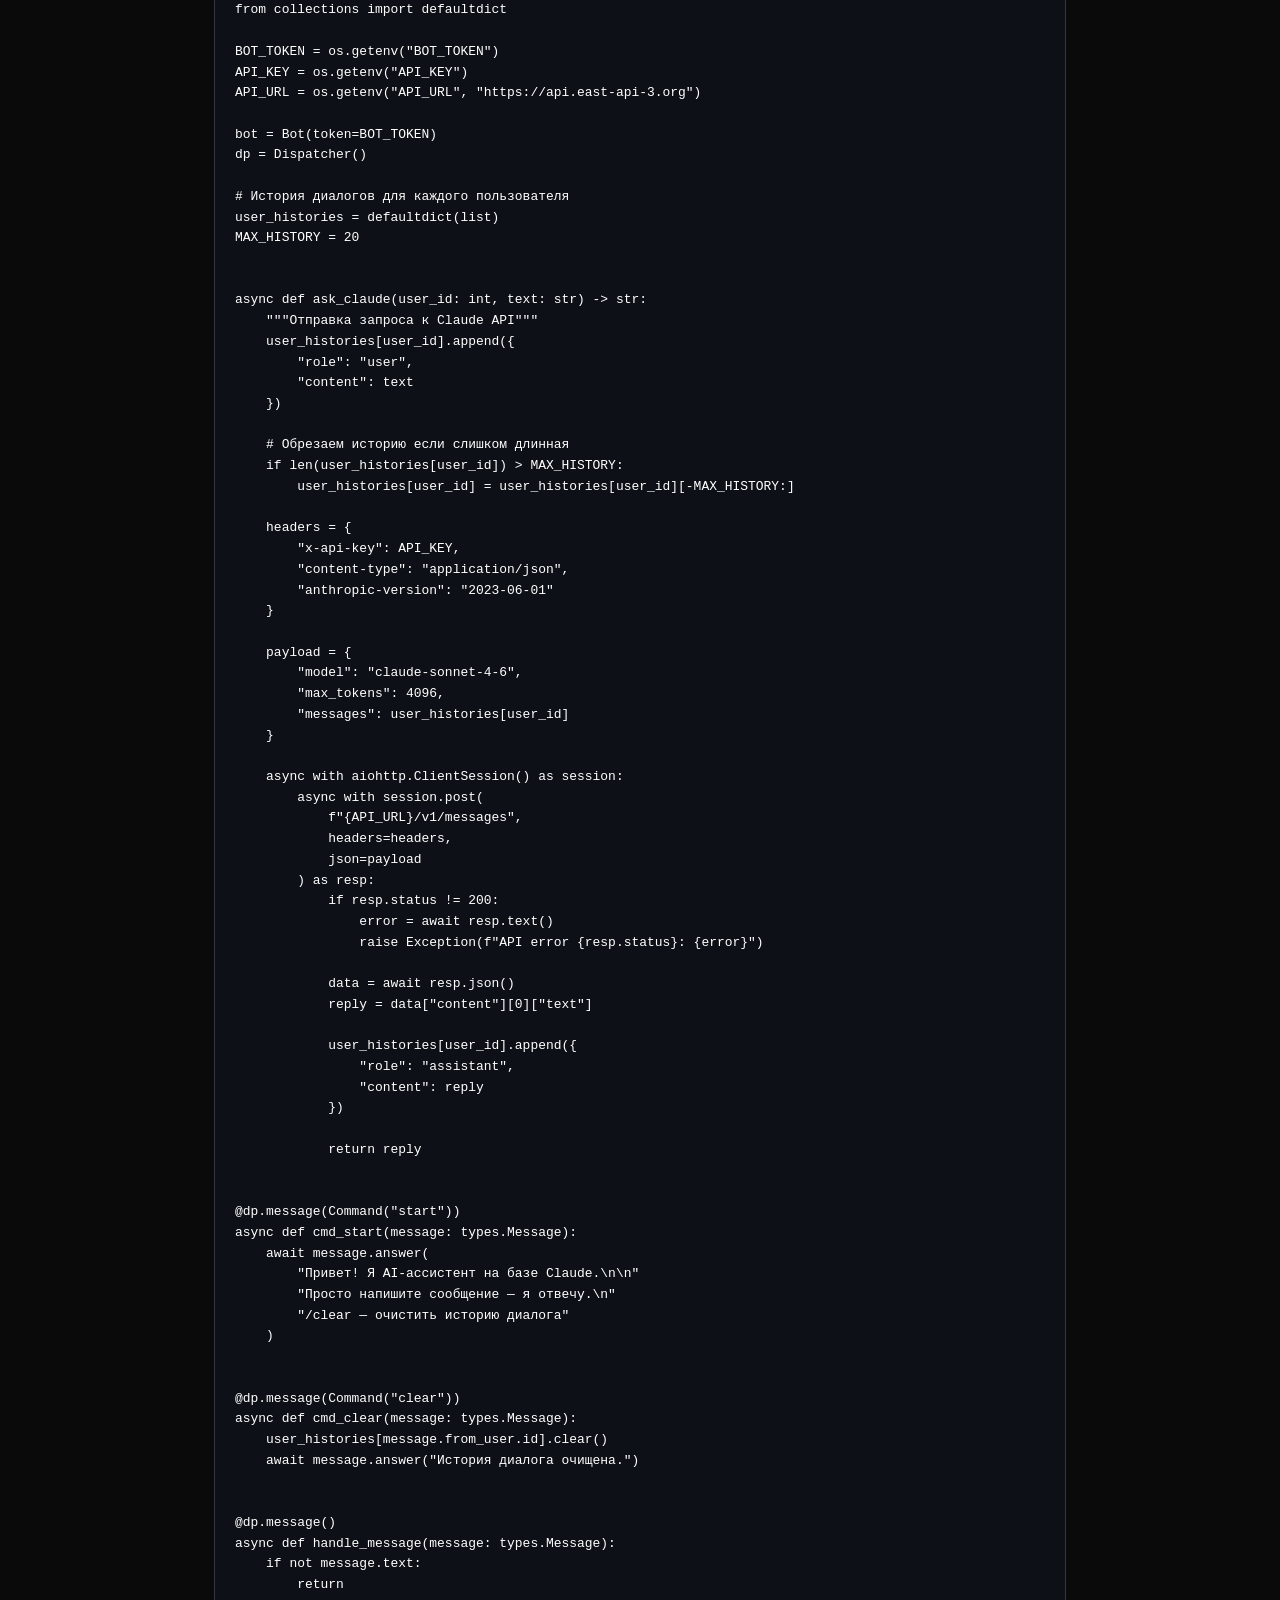
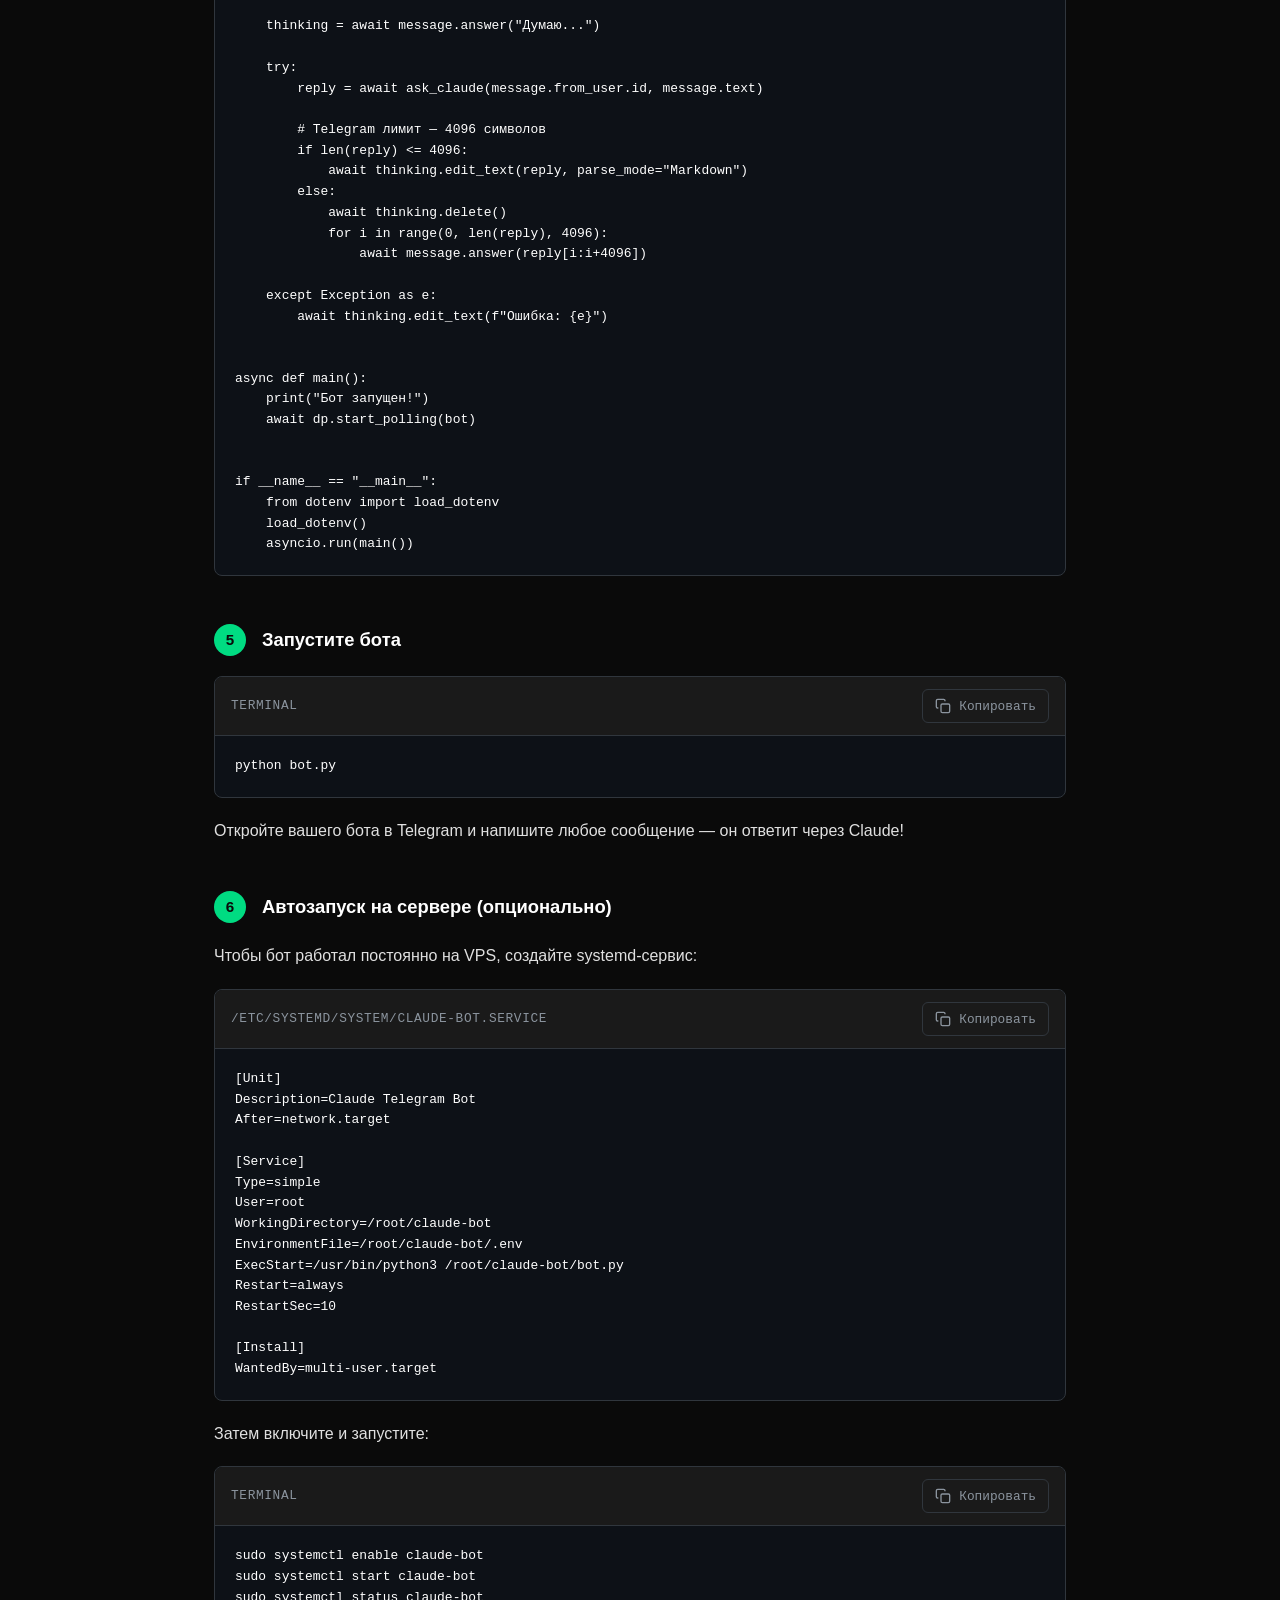
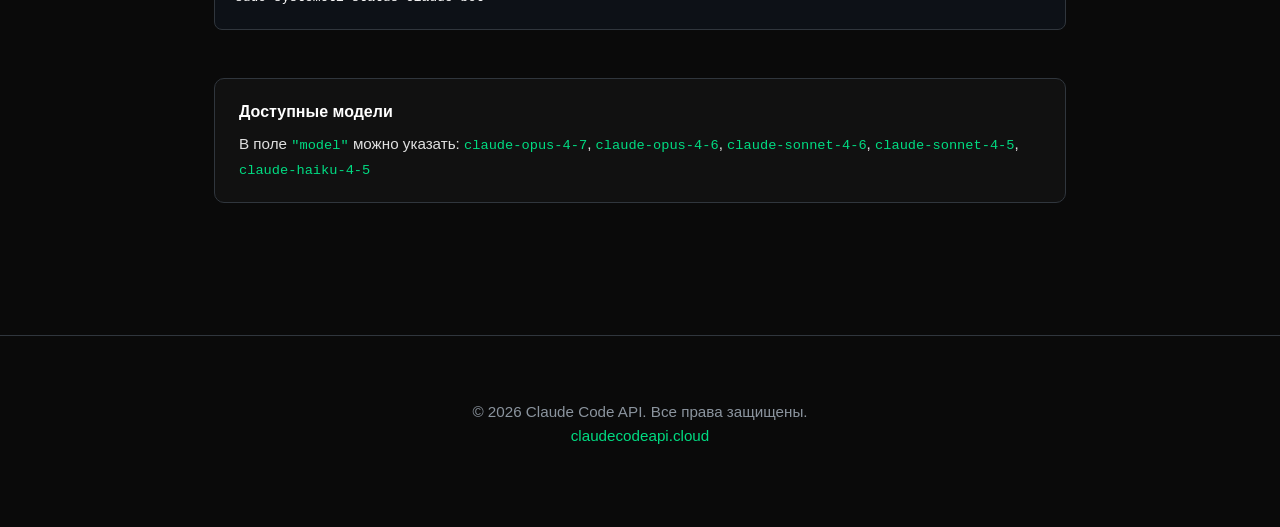
<file: telegram-bot.html>
<!DOCTYPE html>
<html lang="ru">
<head>
  <meta charset="UTF-8">
  <meta name="viewport" content="width=device-width, initial-scale=1.0">
  <meta name="description" content="Подключение Telegram бота к Claude Code API">
  <meta name="theme-color" content="#0a0a0a">
  <title>Telegram Bot — Claude Code API</title>
  <link rel="stylesheet" href="tool.css">
</head>
<body>
  <header>
    <div class="header-content">
      <a href="/" class="logo">Claude Code <span>API</span></a>
      <div class="lang-switch">
        <button class="lang-btn active" data-lang="ru">RU</button>
        <button class="lang-btn" data-lang="en">EN</button>
      </div>
    </div>
    <nav style="display:flex;gap:1.5rem;"><a href="index.html" style="color:var(--text-secondary);">Главная</a><a href="docs.html" style="color:var(--accent);">Docs</a></nav>
</header>

  <main>
    <a href="/" class="back-link">
      <svg width="16" height="16" viewBox="0 0 24 24" fill="none" stroke="currentColor" stroke-width="2"><polyline points="15 18 9 12 15 6"/></svg>
      <span data-i18n="back">Назад к инструментам</span>
    </a>

    <div class="tool-header">
      <div class="tool-icon">
        <svg viewBox="0 0 24 24" fill="currentColor" stroke="none"><path d="M12 0C5.37 0 0 5.37 0 12s5.37 12 12 12 12-5.37 12-12S18.63 0 12 0zm5.894 8.221l-1.97 9.28c-.145.658-.537.818-1.084.508l-3-2.21-1.446 1.394c-.16.16-.295.295-.605.295l.213-3.054 5.56-5.022c.242-.213-.054-.334-.373-.121l-6.869 4.326-2.96-.924c-.64-.203-.658-.64.135-.954l11.566-4.458c.538-.196 1.006.128.832.941z"/></svg>
      </div>
      <div>
        <h1>Telegram Bot</h1>
        <p class="tool-subtitle">Python + aiogram</p>
      </div>
    </div>

    <div class="info-card">
      <div class="info-title">Что получится?</div>
      <p>Персональный AI-ассистент в Telegram, который отвечает через Claude API. Поддерживает историю диалога, стриминг ответов и работу с несколькими пользователями.</p>
    </div>

    <!-- Step 1 -->
    <div class="step">
      <div class="step-title">
        <span class="step-number">1</span>
        <h3>Создайте бота в Telegram</h3>
      </div>
      <p>Откройте <a href="https://t.me/BotFather" target="_blank">@BotFather</a> в Telegram и отправьте команду <code>/newbot</code>. Следуйте инструкциям — в конце получите токен вида:</p>
      <div class="code-block">
        <div class="code-header">
          <span>Token</span>
        </div>
        <pre><code>7123456789:AAHxxxxxxxxxxxxxxxxxxxxxxxxxxxxxxxx</code></pre>
      </div>
      <p>Сохраните этот токен — он понадобится на следующем шаге.</p>
    </div>

    <!-- Step 2 -->
    <div class="step">
      <div class="step-title">
        <span class="step-number">2</span>
        <h3>Установите зависимости</h3>
      </div>
      <div class="code-block">
        <div class="code-header">
          <span>Terminal</span>
          <button class="copy-btn">
            <svg width="16" height="16" viewBox="0 0 24 24" fill="none" stroke="currentColor" stroke-width="2"><rect x="9" y="9" width="13" height="13" rx="2" ry="2"></rect><path d="M5 15H4a2 2 0 0 1-2-2V4a2 2 0 0 1 2-2h9a2 2 0 0 1 2 2v1"></path></svg>
            Копировать
          </button>
        </div>
        <pre><code>pip install aiogram aiohttp</code></pre>
      </div>
    </div>

    <!-- Step 3 -->
    <div class="step">
      <div class="step-title">
        <span class="step-number">3</span>
        <h3>Создайте файл .env</h3>
      </div>
      <p>В корне проекта создайте файл <code>.env</code> с вашими ключами:</p>
      <div class="code-block">
        <div class="code-header">
          <span>.env</span>
          <button class="copy-btn">
            <svg width="16" height="16" viewBox="0 0 24 24" fill="none" stroke="currentColor" stroke-width="2"><rect x="9" y="9" width="13" height="13" rx="2" ry="2"></rect><path d="M5 15H4a2 2 0 0 1-2-2V4a2 2 0 0 1 2-2h9a2 2 0 0 1 2 2v1"></path></svg>
            Копировать
          </button>
        </div>
        <pre><code>BOT_TOKEN=ваш_токен_от_BotFather
API_KEY=YOUR_API_KEY
API_URL=https://api.claudecodeapi.cloud</code></pre>
      </div>
    </div>

    <!-- Step 4 -->
    <div class="step">
      <div class="step-title">
        <span class="step-number">4</span>
        <h3>Создайте файл bot.py</h3>
      </div>
      <p>Основной код бота с поддержкой истории диалога и обработкой ошибок:</p>
      <div class="code-block">
        <div class="code-header">
          <span>Python</span>
          <button class="copy-btn">
            <svg width="16" height="16" viewBox="0 0 24 24" fill="none" stroke="currentColor" stroke-width="2"><rect x="9" y="9" width="13" height="13" rx="2" ry="2"></rect><path d="M5 15H4a2 2 0 0 1-2-2V4a2 2 0 0 1 2-2h9a2 2 0 0 1 2 2v1"></path></svg>
            Копировать
          </button>
        </div>
        <pre><code>import os
import json
import asyncio
import aiohttp
from aiogram import Bot, Dispatcher, types
from aiogram.filters import Command
from collections import defaultdict

BOT_TOKEN = os.getenv("BOT_TOKEN")
API_KEY = os.getenv("API_KEY")
API_URL = os.getenv("API_URL", "https://api.claudecodeapi.cloud")

bot = Bot(token=BOT_TOKEN)
dp = Dispatcher()

# История диалогов для каждого пользователя
user_histories = defaultdict(list)
MAX_HISTORY = 20


async def ask_claude(user_id: int, text: str) -> str:
    """Отправка запроса к Claude API"""
    user_histories[user_id].append({
        "role": "user",
        "content": text
    })

    # Обрезаем историю если слишком длинная
    if len(user_histories[user_id]) > MAX_HISTORY:
        user_histories[user_id] = user_histories[user_id][-MAX_HISTORY:]

    headers = {
        "x-api-key": API_KEY,
        "content-type": "application/json",
        "anthropic-version": "2023-06-01"
    }

    payload = {
        "model": "claude-sonnet-4-6",
        "max_tokens": 4096,
        "messages": user_histories[user_id]
    }

    async with aiohttp.ClientSession() as session:
        async with session.post(
            f"{API_URL}/v1/messages",
            headers=headers,
            json=payload
        ) as resp:
            if resp.status != 200:
                error = await resp.text()
                raise Exception(f"API error {resp.status}: {error}")

            data = await resp.json()
            reply = data["content"][0]["text"]

            user_histories[user_id].append({
                "role": "assistant",
                "content": reply
            })

            return reply


@dp.message(Command("start"))
async def cmd_start(message: types.Message):
    await message.answer(
        "Привет! Я AI-ассистент на базе Claude.\n\n"
        "Просто напишите сообщение — я отвечу.\n"
        "/clear — очистить историю диалога"
    )


@dp.message(Command("clear"))
async def cmd_clear(message: types.Message):
    user_histories[message.from_user.id].clear()
    await message.answer("История диалога очищена.")


@dp.message()
async def handle_message(message: types.Message):
    if not message.text:
        return

    thinking = await message.answer("Думаю...")

    try:
        reply = await ask_claude(message.from_user.id, message.text)

        # Telegram лимит — 4096 символов
        if len(reply) <= 4096:
            await thinking.edit_text(reply, parse_mode="Markdown")
        else:
            await thinking.delete()
            for i in range(0, len(reply), 4096):
                await message.answer(reply[i:i+4096])

    except Exception as e:
        await thinking.edit_text(f"Ошибка: {e}")


async def main():
    print("Бот запущен!")
    await dp.start_polling(bot)


if __name__ == "__main__":
    from dotenv import load_dotenv
    load_dotenv()
    asyncio.run(main())</code></pre>
      </div>
    </div>

    <!-- Step 5 -->
    <div class="step">
      <div class="step-title">
        <span class="step-number">5</span>
        <h3>Запустите бота</h3>
      </div>
      <div class="code-block">
        <div class="code-header">
          <span>Terminal</span>
          <button class="copy-btn">
            <svg width="16" height="16" viewBox="0 0 24 24" fill="none" stroke="currentColor" stroke-width="2"><rect x="9" y="9" width="13" height="13" rx="2" ry="2"></rect><path d="M5 15H4a2 2 0 0 1-2-2V4a2 2 0 0 1 2-2h9a2 2 0 0 1 2 2v1"></path></svg>
            Копировать
          </button>
        </div>
        <pre><code>python bot.py</code></pre>
      </div>
      <p>Откройте вашего бота в Telegram и напишите любое сообщение — он ответит через Claude!</p>
    </div>

    <!-- Optional: systemd -->
    <div class="step">
      <div class="step-title">
        <span class="step-number">6</span>
        <h3>Автозапуск на сервере (опционально)</h3>
      </div>
      <p>Чтобы бот работал постоянно на VPS, создайте systemd-сервис:</p>
      <div class="code-block">
        <div class="code-header">
          <span>/etc/systemd/system/claude-bot.service</span>
          <button class="copy-btn">
            <svg width="16" height="16" viewBox="0 0 24 24" fill="none" stroke="currentColor" stroke-width="2"><rect x="9" y="9" width="13" height="13" rx="2" ry="2"></rect><path d="M5 15H4a2 2 0 0 1-2-2V4a2 2 0 0 1 2-2h9a2 2 0 0 1 2 2v1"></path></svg>
            Копировать
          </button>
        </div>
        <pre><code>[Unit]
Description=Claude Telegram Bot
After=network.target

[Service]
Type=simple
User=root
WorkingDirectory=/root/claude-bot
EnvironmentFile=/root/claude-bot/.env
ExecStart=/usr/bin/python3 /root/claude-bot/bot.py
Restart=always
RestartSec=10

[Install]
WantedBy=multi-user.target</code></pre>
      </div>
      <p>Затем включите и запустите:</p>
      <div class="code-block">
        <div class="code-header">
          <span>Terminal</span>
          <button class="copy-btn">
            <svg width="16" height="16" viewBox="0 0 24 24" fill="none" stroke="currentColor" stroke-width="2"><rect x="9" y="9" width="13" height="13" rx="2" ry="2"></rect><path d="M5 15H4a2 2 0 0 1-2-2V4a2 2 0 0 1 2-2h9a2 2 0 0 1 2 2v1"></path></svg>
            Копировать
          </button>
        </div>
        <pre><code>sudo systemctl enable claude-bot
sudo systemctl start claude-bot
sudo systemctl status claude-bot</code></pre>
      </div>
    </div>

    <div class="info-card">
      <div class="info-title">Доступные модели</div>
      <p>В поле <code>"model"</code> можно указать: <code>claude-opus-4-7</code>, <code>claude-opus-4-6</code>, <code>claude-sonnet-4-6</code>, <code>claude-sonnet-4-5</code>, <code>claude-haiku-4-5</code></p>
    </div>
  </main>

  <footer>
    <p>&copy; 2026 Claude Code API. Все права защищены.<br><a href="https://claudecodeapi.cloud" target="_blank">claudecodeapi.cloud</a></p>
  </footer>

  <script src="tool.js"></script>
  <script src="provider.js"></script>
</body>
</html>
</file>
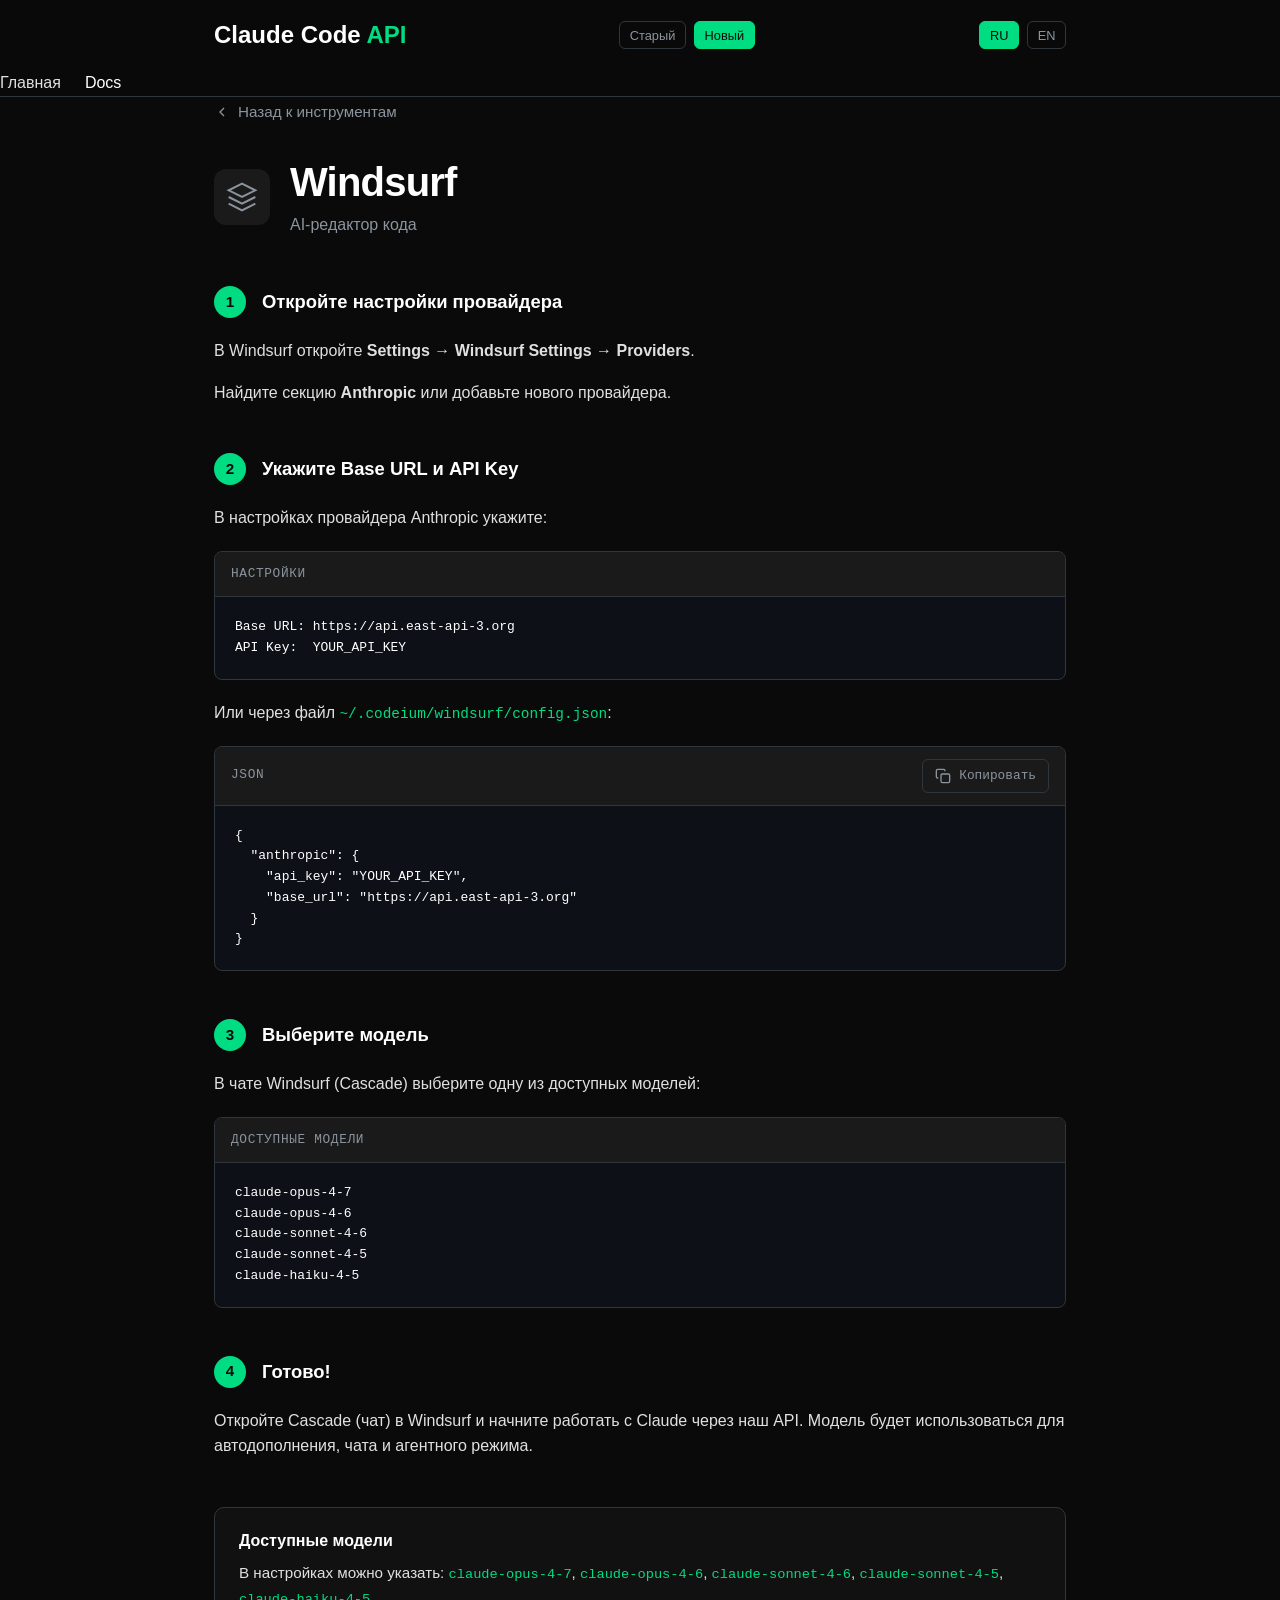
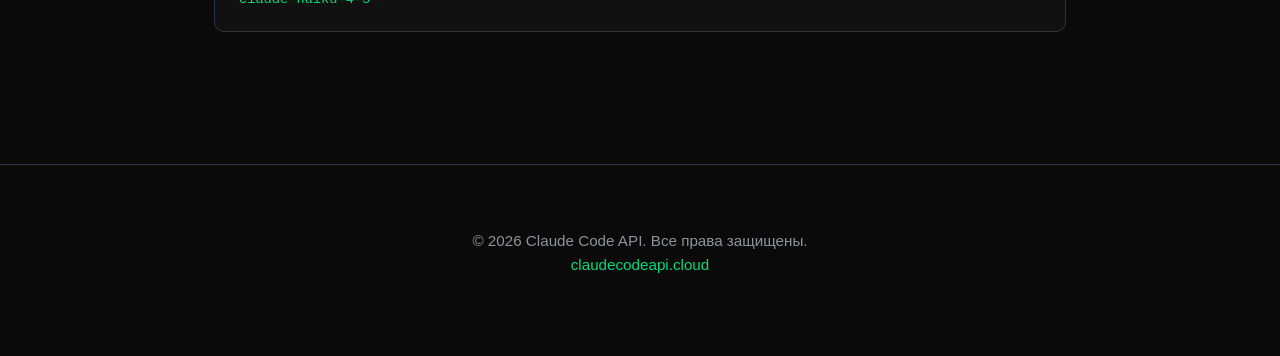
<file: windsurf.html>
<!DOCTYPE html>
<html lang="ru">
<head>
  <meta charset="UTF-8">
  <meta name="viewport" content="width=device-width, initial-scale=1.0">
  <meta name="description" content="Подключение Windsurf к Claude Code API">
  <meta name="theme-color" content="#0a0a0a">
  <title>Windsurf — Claude Code API</title>
  <link rel="stylesheet" href="tool.css">
</head>
<body>
  <header>
    <div class="header-content">
      <a href="/" class="logo">Claude Code <span>API</span></a>
      <div class="lang-switch">
        <button class="lang-btn active" data-lang="ru">RU</button>
        <button class="lang-btn" data-lang="en">EN</button>
      </div>
    </div>
    <nav style="display:flex;gap:1.5rem;"><a href="index.html" style="color:var(--text-secondary);">Главная</a><a href="docs.html" style="color:var(--accent);">Docs</a></nav>
</header>

  <main>
    <a href="/" class="back-link">
      <svg width="16" height="16" viewBox="0 0 24 24" fill="none" stroke="currentColor" stroke-width="2"><polyline points="15 18 9 12 15 6"/></svg>
      <span data-i18n="back">Назад к инструментам</span>
    </a>

    <div class="tool-header">
      <div class="tool-icon">
        <svg viewBox="0 0 24 24" fill="none" stroke="currentColor" stroke-width="1.5"><path d="M12 2L2 7l10 5 10-5-10-5z"/><path d="M2 17l10 5 10-5"/><path d="M2 12l10 5 10-5"/></svg>
      </div>
      <div>
        <h1>Windsurf</h1>
        <p class="tool-subtitle">AI-редактор кода</p>
      </div>
    </div>

    <!-- Step 1 -->
    <div class="step">
      <div class="step-title">
        <span class="step-number">1</span>
        <h3>Откройте настройки провайдера</h3>
      </div>
      <p>В Windsurf откройте <strong>Settings</strong> → <strong>Windsurf Settings</strong> → <strong>Providers</strong>.</p>
      <p>Найдите секцию <strong>Anthropic</strong> или добавьте нового провайдера.</p>
    </div>

    <!-- Step 2 -->
    <div class="step">
      <div class="step-title">
        <span class="step-number">2</span>
        <h3>Укажите Base URL и API Key</h3>
      </div>
      <p>В настройках провайдера Anthropic укажите:</p>
      <div class="code-block">
        <div class="code-header">
          <span>Настройки</span>
        </div>
        <pre><code>Base URL: https://api.claudecodeapi.cloud
API Key:  YOUR_API_KEY</code></pre>
      </div>
      <p>Или через файл <code>~/.codeium/windsurf/config.json</code>:</p>
      <div class="code-block">
        <div class="code-header">
          <span>JSON</span>
          <button class="copy-btn">
            <svg width="16" height="16" viewBox="0 0 24 24" fill="none" stroke="currentColor" stroke-width="2"><rect x="9" y="9" width="13" height="13" rx="2" ry="2"></rect><path d="M5 15H4a2 2 0 0 1-2-2V4a2 2 0 0 1 2-2h9a2 2 0 0 1 2 2v1"></path></svg>
            Копировать
          </button>
        </div>
        <pre><code>{
  "anthropic": {
    "api_key": "YOUR_API_KEY",
    "base_url": "https://api.claudecodeapi.cloud"
  }
}</code></pre>
      </div>
    </div>

    <!-- Step 3 -->
    <div class="step">
      <div class="step-title">
        <span class="step-number">3</span>
        <h3>Выберите модель</h3>
      </div>
      <p>В чате Windsurf (Cascade) выберите одну из доступных моделей:</p>
      <div class="code-block">
        <div class="code-header">
          <span>Доступные модели</span>
        </div>
        <pre><code>claude-opus-4-7
claude-opus-4-6
claude-sonnet-4-6
claude-sonnet-4-5
claude-haiku-4-5</code></pre>
      </div>
    </div>

    <!-- Step 4 -->
    <div class="step">
      <div class="step-title">
        <span class="step-number">4</span>
        <h3>Готово!</h3>
      </div>
      <p>Откройте Cascade (чат) в Windsurf и начните работать с Claude через наш API. Модель будет использоваться для автодополнения, чата и агентного режима.</p>
    </div>

    <div class="info-card">
      <div class="info-title">Доступные модели</div>
      <p>В настройках можно указать: <code>claude-opus-4-7</code>, <code>claude-opus-4-6</code>, <code>claude-sonnet-4-6</code>, <code>claude-sonnet-4-5</code>, <code>claude-haiku-4-5</code></p>
    </div>
  </main>

  <footer>
    <p>&copy; 2026 Claude Code API. Все права защищены.<br><a href="https://claudecodeapi.cloud" target="_blank">claudecodeapi.cloud</a></p>
  </footer>

  <script src="tool.js"></script>
  <script src="provider.js"></script>
</body>
</html>
</file>
<file: tool.css>
:root {
  --bg-primary: #0a0a0a;
  --bg-secondary: #111111;
  --bg-tertiary: #1a1a1a;
  --bg-code: #0d1117;
  --text-primary: #ffffff;
  --text-secondary: #e0e0e0;
  --text-muted: #8b949e;
  --accent-primary: #00dc82;
  --accent-hover: #00ff95;
  --accent-glow: rgba(0, 220, 130, 0.3);
  --border-color: #30363d;
  --warning-bg: #1a1a0a;
  --warning-border: #d4a017;
  --font-mono: 'SF Mono', 'Fira Code', 'Consolas', monospace;
  --font-sans: -apple-system, BlinkMacSystemFont, 'Segoe UI', sans-serif;
  --transition: all 0.2s ease;
}

*, *::before, *::after { box-sizing: border-box; margin: 0; padding: 0; }
html { scroll-behavior: smooth; }

body {
  font-family: var(--font-sans);
  background: var(--bg-primary);
  color: var(--text-primary);
  line-height: 1.6;
  min-height: 100vh;
}

h1, h2, h3 { font-weight: 600; line-height: 1.3; color: var(--text-primary); }
h1 { font-size: clamp(1.75rem, 4vw, 2.5rem); letter-spacing: -0.02em; }
h3 { font-size: 1.15rem; }
p { margin-bottom: 1rem; color: var(--text-secondary); }
code { font-family: var(--font-mono); font-size: 0.9em; color: var(--accent-primary); }
a { color: var(--accent-primary); text-decoration: none; transition: var(--transition); }
a:hover { color: var(--accent-hover); }

::selection { background: var(--accent-primary); color: var(--bg-primary); }
::-webkit-scrollbar { width: 8px; height: 8px; }
::-webkit-scrollbar-track { background: var(--bg-primary); }
::-webkit-scrollbar-thumb { background: var(--border-color); border-radius: 4px; }
::-webkit-scrollbar-thumb:hover { background: var(--text-muted); }

/* Header */
header {
  position: fixed; top: 0; left: 0; right: 0; z-index: 1000;
  background: rgba(10, 10, 10, 0.95);
  backdrop-filter: blur(10px); -webkit-backdrop-filter: blur(10px);
  border-bottom: 1px solid var(--border-color);
}

.header-content {
  max-width: 900px; margin: 0 auto; padding: 1rem 1.5rem;
  display: flex; justify-content: space-between; align-items: center;
}

.logo { font-size: 1.5rem; font-weight: 700; color: var(--text-primary); }
.logo span { color: var(--accent-primary); }

.lang-switch { display: flex; gap: 0.5rem; align-items: center; }

.lang-btn {
  background: transparent; border: 1px solid var(--border-color);
  color: var(--text-muted); padding: 0.35rem 0.6rem;
  font-size: 0.8rem; font-weight: 500; border-radius: 6px;
  cursor: pointer; transition: var(--transition);
}
.lang-btn:hover { border-color: var(--accent-primary); color: var(--text-primary); }
.lang-btn.active { background: var(--accent-primary); border-color: var(--accent-primary); color: var(--bg-primary); }

/* Main */
main {
  max-width: 900px; margin: 0 auto;
  padding: 100px 1.5rem 100px;
}

/* Back link */
.back-link {
  display: inline-flex; align-items: center; gap: 0.5rem;
  color: var(--text-muted); font-size: 0.95rem;
  margin-bottom: 2rem; transition: var(--transition);
}
.back-link:hover { color: var(--accent-primary); }

/* Tool header */
.tool-header {
  display: flex; align-items: center; gap: 1.25rem;
  margin-bottom: 3rem;
}

.tool-header .tool-icon {
  width: 56px; height: 56px;
  background: var(--bg-tertiary); border-radius: 12px;
  display: flex; align-items: center; justify-content: center;
  color: var(--text-muted); flex-shrink: 0;
}
.tool-header .tool-icon svg { width: 32px; height: 32px; }
.tool-header h1 { margin-bottom: 0.25rem; }
.tool-subtitle { color: var(--text-muted); margin: 0; font-size: 1rem; }

/* Steps */
.step { margin-bottom: 3rem; }

.step-title {
  display: flex; align-items: center; gap: 1rem; margin-bottom: 1.25rem;
}

.step-number {
  width: 32px; height: 32px;
  background: var(--accent-primary); color: var(--bg-primary);
  border-radius: 50%; display: flex; align-items: center; justify-content: center;
  font-weight: 700; font-size: 0.95rem; flex-shrink: 0;
}

/* Code blocks */
.code-block {
  background: var(--bg-code); border: 1px solid var(--border-color);
  border-radius: 8px; margin: 1.25rem 0; overflow: hidden;
}

.code-header {
  display: flex; justify-content: space-between; align-items: center;
  padding: 0.75rem 1rem;
  background: var(--bg-tertiary); border-bottom: 1px solid var(--border-color);
}

.code-header span {
  font-size: 0.8rem; color: var(--text-muted);
  font-family: var(--font-mono); text-transform: uppercase; letter-spacing: 0.05em;
}

.copy-btn {
  display: flex; align-items: center; gap: 0.5rem;
  padding: 0.5rem 0.75rem; background: transparent;
  border: 1px solid var(--border-color); border-radius: 6px;
  color: var(--text-muted); font-size: 0.8rem;
  font-family: var(--font-mono); cursor: pointer; transition: var(--transition);
}
.copy-btn:hover { color: var(--text-primary); border-color: var(--accent-primary); background: var(--bg-tertiary); }
.copy-btn.copied { color: var(--accent-primary); border-color: var(--accent-primary); }

.code-block pre {
  padding: 1.25rem; overflow-x: auto; font-size: 0.9rem; line-height: 1.6;
}

.code-block code {
  color: var(--text-primary); display: block; white-space: pre;
  font-family: var(--font-mono);
}

/* Field groups */
.field-group {
  background: var(--bg-secondary); border: 1px solid var(--border-color);
  border-radius: 12px; overflow: hidden; margin: 1.25rem 0;
}

.field { padding: 1.25rem 1.5rem; border-bottom: 1px solid var(--border-color); }
.field:last-child { border-bottom: none; }

.field label {
  display: block; font-size: 0.85rem; color: var(--text-muted);
  margin-bottom: 0.5rem; font-weight: 500;
}

.field-value {
  font-family: var(--font-mono); font-size: 0.95rem;
  color: var(--text-primary); word-break: break-all;
}

.copyable {
  cursor: pointer; position: relative; transition: var(--transition);
}
.copyable:hover { color: var(--accent-primary); }
.copyable::after {
  content: 'скопировано!'; position: absolute; right: 0; top: 50%; transform: translateY(-50%);
  background: var(--accent-primary); color: var(--bg-primary);
  padding: 0.25rem 0.5rem; border-radius: 4px; font-size: 0.75rem;
  opacity: 0; transition: opacity 0.2s ease; pointer-events: none;
}
.copyable.copied::after { opacity: 1; }

/* Warning */
.warning-card {
  background: var(--warning-bg); border: 1px solid var(--warning-border);
  border-radius: 10px; padding: 1.25rem 1.5rem; margin: 1.25rem 0;
}
.warning-card p { color: var(--text-secondary); margin: 0; }
.warning-card code { color: var(--warning-border); }

/* Info card (image warning etc.) */
.info-card {
  background: var(--bg-secondary); border: 1px solid var(--border-color);
  border-radius: 10px; padding: 1.25rem 1.5rem; margin-bottom: 2rem;
}
.info-card .info-title {
  font-weight: 600; color: var(--text-primary); margin-bottom: 0.5rem;
  display: flex; align-items: center; gap: 0.5rem;
}
.info-card p { margin: 0; font-size: 0.95rem; }

/* Model grid */
.model-grid {
  display: grid; grid-template-columns: repeat(3, 1fr);
  gap: 0.75rem; margin-top: 1.25rem;
}

.model-card {
  background: var(--bg-secondary); border: 1px solid var(--border-color);
  border-radius: 10px; padding: 1rem 1.25rem;
  display: flex; flex-direction: column; gap: 0.5rem;
  transition: var(--transition);
}
.model-card:hover { border-color: var(--accent-primary); }

.model-name { font-size: 0.85rem; color: var(--text-muted); }

.model-alias {
  font-family: var(--font-mono); font-size: 1.1rem;
  font-weight: 600; color: var(--text-primary);
}

/* Download buttons */
.dl-btn {
  display: inline-flex; align-items: center; gap: 0.6rem;
  padding: 0.75rem 1.25rem;
  background: var(--bg-tertiary); border: 1px solid var(--border-color);
  border-radius: 10px; color: var(--text-primary);
  font-size: 0.95rem; font-weight: 500; font-family: var(--font-sans);
  cursor: pointer; transition: var(--transition);
}
.dl-btn svg { color: var(--accent-primary); flex-shrink: 0; }
.dl-btn:hover {
  border-color: var(--accent-primary); background: var(--bg-secondary);
  box-shadow: 0 0 12px var(--accent-glow);
}

/* Footer */
footer {
  border-top: 1px solid var(--border-color);
  padding: 4rem 1.5rem; text-align: center;
  color: var(--text-muted); font-size: 0.95rem;
}
footer a { color: var(--accent-primary); }
footer p { color: var(--text-muted); }

/* Responsive */
@media (max-width: 768px) {
  .model-grid { grid-template-columns: repeat(2, 1fr); }
  .tool-header { gap: 1rem; }
  .tool-header .tool-icon { width: 48px; height: 48px; }
  .tool-header .tool-icon svg { width: 28px; height: 28px; }
}

@media (max-width: 480px) {
  .model-grid { grid-template-columns: 1fr; }
}
</file>
